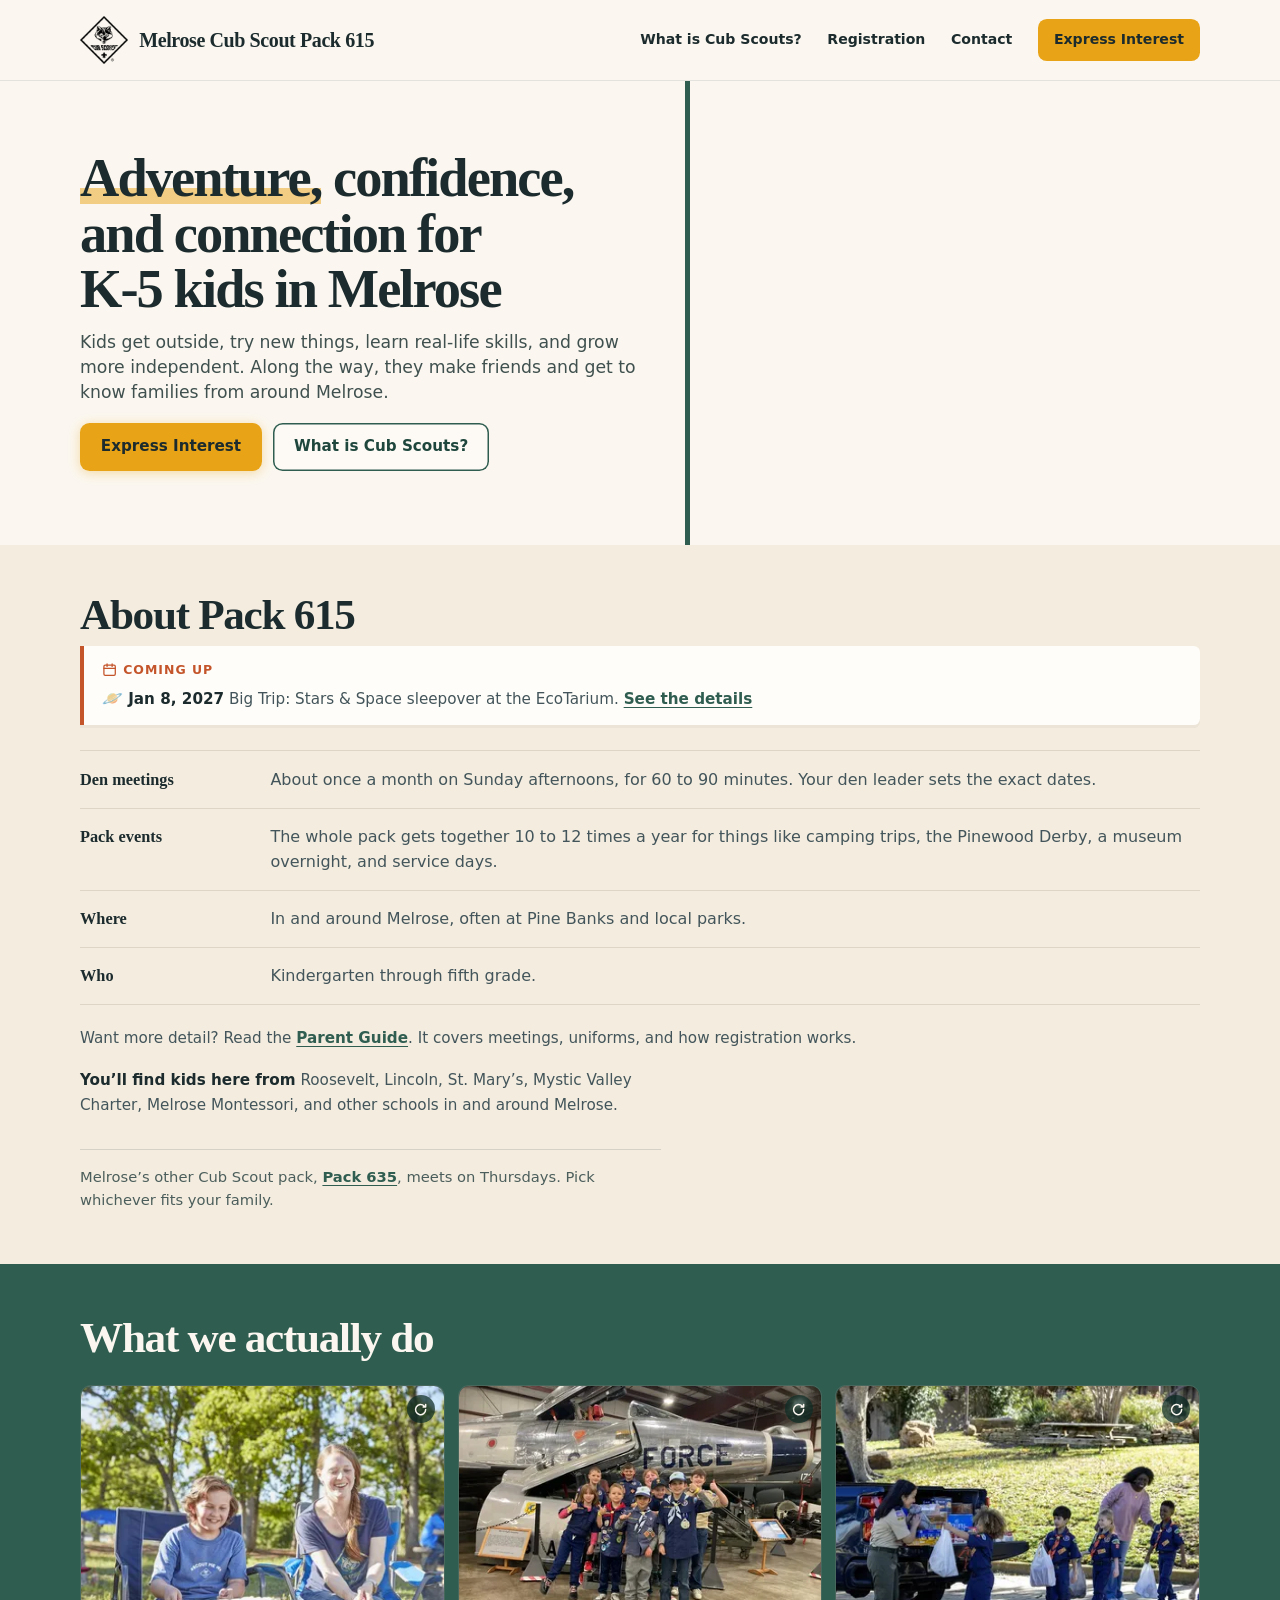
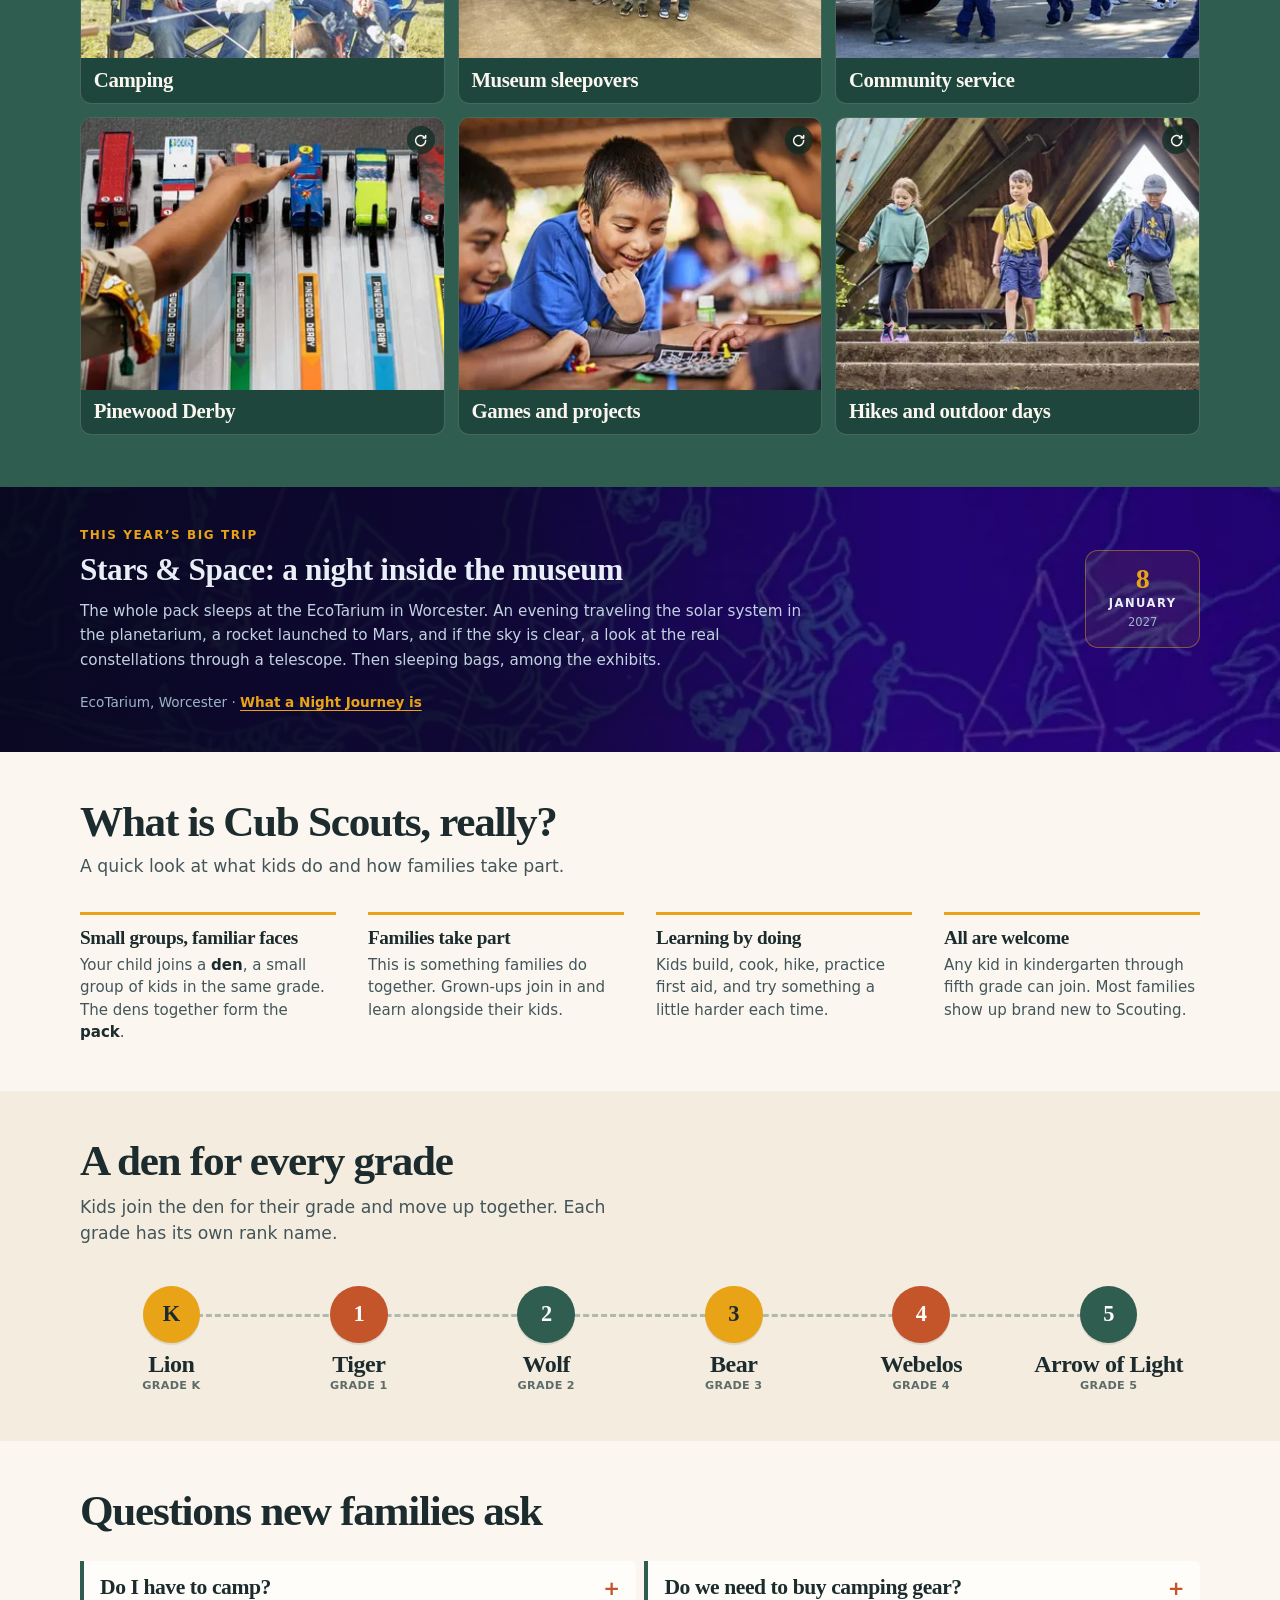
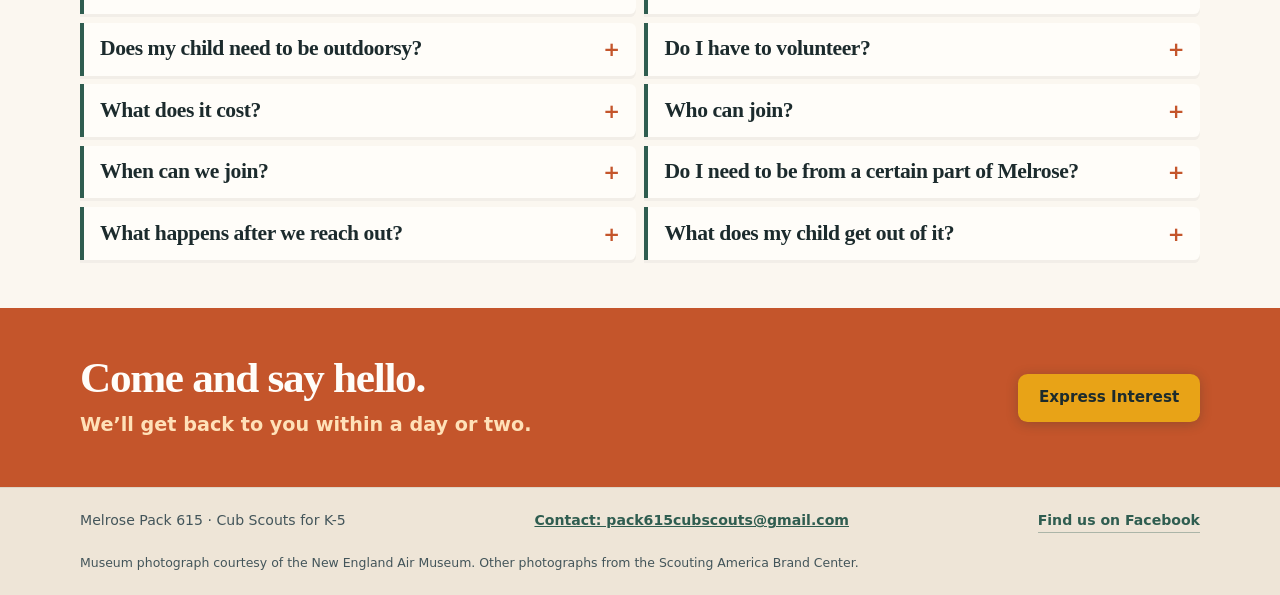
<file: index.html>
<!doctype html>
<html lang="en">
  <head>
    <meta charset="utf-8">
    <meta name="viewport" content="width=device-width, initial-scale=1">
    <meta name="description" content="Cub Scouts for K-5 kids in and around Melrose: Sunday meetings, camping, the Pinewood Derby, and family adventures.">
    <meta property="og:type" content="website">
    <meta property="og:title" content="Melrose Pack 615 | Cub Scouts for K-5 kids">
    <meta property="og:description" content="Cub Scouts for K-5 kids in and around Melrose: Sunday meetings, camping, the Pinewood Derby, and family adventures.">
    <meta property="og:url" content="https://melrosepack615.com/">
    <meta property="og:image" content="https://melrosepack615.com/assets/photos/og-hero.jpg">
    <meta property="og:image:width" content="1200">
    <meta property="og:image:height" content="630">
    <meta property="og:image:alt" content="Cub Scouts lined up along a fence in the woods.">
    <meta name="twitter:card" content="summary_large_image">
    <link rel="canonical" href="https://melrosepack615.com/">
    <title>Melrose Pack 615 | Adventure, confidence, and connection</title>
    <link rel="icon" href="assets/cub-scouts-logo-black.png" type="image/png">
    <link rel="stylesheet" href="assets/site.css?v=98">
    <script type="application/ld+json">
    {
      "@context": "https://schema.org",
      "@type": "Organization",
      "@id": "https://melrosepack615.com/#organization",
      "name": "Melrose Cub Scout Pack 615",
      "alternateName": "Pack 615",
      "url": "https://melrosepack615.com/",
      "logo": {
        "@type": "ImageObject",
        "url": "https://melrosepack615.com/assets/cub-scouts-logo-black.png",
        "width": 512,
        "height": 512
      },
      "email": "pack615cubscouts@gmail.com",
      "description": "Volunteer-run Cub Scout pack for any kid in kindergarten through fifth grade in Melrose, Massachusetts.",
      "areaServed": {
        "@type": "City",
        "name": "Melrose, Massachusetts"
      },
      "sameAs": [
        "https://www.facebook.com/melrosepack615"
      ]
    }
    </script>
    <!-- Google tag (gtag.js) -->
    <script async src="https://www.googletagmanager.com/gtag/js?id=G-9PP2PN8PCG"></script>
    <script>
      window.dataLayer = window.dataLayer || [];
      function gtag(){dataLayer.push(arguments);}
      gtag('js', new Date());
      gtag('config', 'G-9PP2PN8PCG');
    </script>
    <script data-goatcounter="https://melrosepack615.goatcounter.com/count"
            async src="//gc.zgo.at/count.js"></script>
  </head>
  <body>
    <a class="skip-link" href="#main">Skip to content</a>
    <aside class="fair-notice" id="fair-notice">
      <div class="fair-inner">
        <p id="fair-text"><strong>We&rsquo;ll be at the Melrose Victorian Fair on Sunday, September 13.</strong>Stop by our table and meet a few Pack 615 families.</p>
        <button type="button" class="fair-close" id="fair-close" aria-label="Dismiss this notice">&times;</button>
      </div>
    </aside>


    <header class="site-header">
      <div class="header-inner">
        <a class="brand" href="/" aria-current="page"><img src="assets/cub-scouts-logo-black.png" alt=""><span class="brand-name">Melrose Cub <span class="brand-break">Scout Pack 615</span></span></a>
        <nav class="desktop-nav" aria-label="Primary navigation">
          <a href="#learn">What is Cub Scouts?</a>
          <a data-track="register-nav" href="/register/">Registration</a>
          <a data-track="email-contact" href="mailto:pack615cubscouts@gmail.com">Contact</a>
          <a data-track="interest-form-nav" class="nav-cta" href="https://docs.google.com/forms/d/e/1FAIpQLSfqMnN3mRPJpEeCvfcUHTXjDa6xpPGZP8clBb77MVRqcl40Sg/viewform" target="_blank" rel="noopener noreferrer">Express Interest<span class="visually-hidden"> (opens the interest form in a new tab)</span></a>
        </nav>
        <details class="mobile-nav">
          <summary aria-label="Menu">
            <svg viewBox="0 0 24 24" aria-hidden="true" focusable="false">
              <path d="M4 6h16M4 12h16M4 18h16" fill="none" stroke="currentColor" stroke-width="2" stroke-linecap="round" />
            </svg>
          </summary>
          <nav class="mobile-links" aria-label="Mobile navigation">
            <a href="#learn">What is Cub Scouts?</a>
            <a data-track="register-mobile" href="/register/">Registration</a>
            <a data-track="email-contact" href="mailto:pack615cubscouts@gmail.com">Contact</a>
            <a data-track="interest-form-mobile" href="https://docs.google.com/forms/d/e/1FAIpQLSfqMnN3mRPJpEeCvfcUHTXjDa6xpPGZP8clBb77MVRqcl40Sg/viewform" target="_blank" rel="noopener noreferrer">Express Interest<span class="visually-hidden"> (opens the interest form in a new tab)</span></a>
          </nav>
        </details>
      </div>
    </header>

    <main id="main">
      <section class="hero" aria-labelledby="home-heading">
        <div class="hero-media">
          <picture>
            <source media="(min-width: 700px)" type="image/webp" sizes="46vw"
                    srcset="assets/photos/webp/hero-group-520.webp 520w, assets/photos/webp/hero-group-1000.webp 1000w">
            <source type="image/webp" sizes="100vw"
                    srcset="assets/photos/webp/hero-800.webp 800w, assets/photos/webp/hero-1200.webp 1200w, assets/photos/webp/hero-1800.webp 1800w">
            <img class="hero-photo" src="assets/photos/sa-hero-fence-line.jpg" width="1800" height="792" alt="Seven Cub Scouts lined up along a wooden fence rail in a redwood forest, grinning at the camera." fetchpriority="high" decoding="async">
          </picture>
        </div>
        <div class="hero-inner">
          <div class="hero-copy-block">
            <h1 id="home-heading"><span class="hl">Adventure,</span> confidence, and connection for <span class="no-break">K-5</span> kids in Melrose</h1>
            <p class="hero-copy">Kids get outside, try new things, learn real-life skills, and grow more independent. Along the way, they make friends and get to know families from around Melrose.</p>
            <div class="hero-actions">
              <a data-track="interest-form-hero" class="button button-primary" href="https://docs.google.com/forms/d/e/1FAIpQLSfqMnN3mRPJpEeCvfcUHTXjDa6xpPGZP8clBb77MVRqcl40Sg/viewform" target="_blank" rel="noopener noreferrer">Express Interest<span class="visually-hidden"> (opens in a new tab)</span></a>
              <a data-track="what-is-cub-scouts" class="button button-outline" href="#learn">What is Cub Scouts?</a>
            </div>
          </div>
        </div>
      </section>

      <section class="locality" aria-labelledby="locality-heading">
        <div class="content-wrap">
          <h2 id="locality-heading">About Pack 615</h2>
          <div class="upcoming" id="upcoming">
            <h3 class="upcoming-title"><svg class="upcoming-icon" viewBox="0 0 24 24" aria-hidden="true" focusable="false"><rect x="3" y="5" width="18" height="16" rx="2" fill="none" stroke="currentColor" stroke-width="2"/><path d="M3 10h18M8 3v4M16 3v4" fill="none" stroke="currentColor" stroke-width="2" stroke-linecap="round"/></svg>Coming up</h3>
            <ul class="upcoming-list">
              <li data-until="2026-09-14"
                  data-lead="We&rsquo;ll be at the Melrose Victorian Fair on Sunday, September 13."
                  data-rest="Stop by our table and meet a few Pack 615 families."><span class="upcoming-when">Sep 13</span> Melrose Victorian Fair booth. Come say hi!</li>
              <li data-until="2026-09-15"
                  data-lead="Virtual Info Night on Zoom, Monday September 14 at 6:30pm."
                  data-rest="Ask us anything without leaving the house."><span class="upcoming-when">Sep 14, 6:30pm</span> Virtual Info Night on Zoom. <a data-track="interest-form-info-night" class="text-link" href="https://docs.google.com/forms/d/e/1FAIpQLSfqMnN3mRPJpEeCvfcUHTXjDa6xpPGZP8clBb77MVRqcl40Sg/viewform" target="_blank" rel="noopener noreferrer">Add me<span class="visually-hidden"> to the Virtual Info Night. Opens the interest form in a new tab.</span></a></li>
              <li data-until="2026-09-19"
                  data-lead="Registration Night at Pine Banks Park, Friday September 18 at 6pm."
                  data-rest="Sign up, and pick up hand-me-down uniforms."><span class="upcoming-when">Sep 18, 6pm</span> Registration Night, Pine Banks Park. <a data-track="register-upcoming" class="text-link" href="/register/">Fees and forms</a></li>
              <li data-until="2027-01-10" data-banner="no"><span class="upcoming-planet" aria-hidden="true">🪐</span><span class="upcoming-when">Jan 8, 2027</span> Big Trip: Stars &amp; Space sleepover at the EcoTarium. <a data-track="bigtrip-anchor" class="text-link" href="#bigtrip-band">See the details</a></li>
            </ul>
          </div>
          <dl class="meeting-facts">
            <div><dt>Den meetings</dt><dd>About once a month on Sunday afternoons, for 60 to 90 minutes. Your den leader sets the exact dates.</dd></div>
            <div><dt>Pack events</dt><dd>The whole pack gets together 10 to 12 times a year for things like camping trips, the Pinewood Derby, a museum overnight, and service days.</dd></div>
            <div><dt>Where</dt><dd>In and around Melrose, often at Pine Banks and local parks.</dd></div>
            <div><dt>Who</dt><dd>Kindergarten through fifth grade.</dd></div>
          </dl>
          <p class="guide-line">Want more detail? Read the <a data-track="parent-guide" class="text-link" href="https://docs.google.com/document/d/e/2PACX-1vRP9po2OG2jPKAKeIk6p8vwL7Aax2_RIjUB7kespmoxd4KZeuJhF-BLt-rlZxX50BgXA0E_vrwarQjK/pub" target="_blank" rel="noopener noreferrer">Parent Guide<span class="visually-hidden"> (opens in a new tab)</span></a>. It covers meetings, uniforms, and how registration works.</p>
          <p class="schools-line"><span class="schools-label">You&rsquo;ll find kids here from</span> Roosevelt, Lincoln, St. Mary&rsquo;s, Mystic Valley Charter, Melrose Montessori, and other schools in and around Melrose.</p>
          <p class="locality-note">Melrose&rsquo;s other Cub Scout pack, <a data-track="pack-635" href="https://www.facebook.com/Melrosepack635" target="_blank" rel="noopener noreferrer" aria-label="Pack 635 on Facebook, opens in a new tab">Pack 635</a>, meets on Thursdays. Pick whichever fits your family.</p>
        </div>
      </section>

      <section class="activities" aria-labelledby="activities-heading">
        <div class="content-wrap">
          <h2 id="activities-heading">What we actually do</h2>
          <div class="activity-grid">
            <article class="activity-card" data-flipped="false">
              <div class="flip" id="flip-camping">
                <div class="flip-face flip-front">
                  <span class="flip-hint" aria-hidden="true"><svg viewBox="0 0 24 24" focusable="false"><path d="M20 12a8 8 0 1 1-2.34-5.66M20 4v4h-4" fill="none" stroke="currentColor" stroke-width="2.4" stroke-linecap="round" stroke-linejoin="round"/></svg></span>
                  <picture>
                <source type="image/webp" sizes="(min-width: 700px) 30vw, 45vw"
                        srcset="assets/photos/webp/sa-campfire-smores-400.webp 400w, assets/photos/webp/sa-campfire-smores-800.webp 800w">
                <img src="assets/photos/sa-campfire-smores.jpg" width="1400" height="933" loading="lazy"
                   alt="A Cub Scout and a parent toasting marshmallows over a campfire in camping chairs.">
              </picture>
                  <h3>Camping</h3>
                </div>
                <div class="flip-face flip-back" aria-hidden="true">
                  <span class="flip-hint" aria-hidden="true"><svg viewBox="0 0 24 24" focusable="false"><path d="M20 12a8 8 0 1 1-2.34-5.66M20 4v4h-4" fill="none" stroke="currentColor" stroke-width="2.4" stroke-linecap="round" stroke-linejoin="round"/></svg></span>
                  <span class="flip-back-title">Camping</span>
                  <p>Sleep in a tent, cook outdoors, and stay up late with your den.</p>
                </div>
              </div>
              <button class="flip-toggle" type="button" aria-expanded="false" aria-controls="flip-camping">
                <span class="visually-hidden">Camping. Show what we do.</span>
              </button>
            </article>
            <article class="activity-card" data-flipped="false">
              <div class="flip" id="flip-museum">
                <div class="flip-face flip-front">
                  <span class="flip-hint" aria-hidden="true"><svg viewBox="0 0 24 24" focusable="false"><path d="M20 12a8 8 0 1 1-2.34-5.66M20 4v4h-4" fill="none" stroke="currentColor" stroke-width="2.4" stroke-linecap="round" stroke-linejoin="round"/></svg></span>
                  <picture>
                <source type="image/webp" sizes="(min-width: 700px) 30vw, 45vw"
                        srcset="assets/photos/webp/museum-sleepover-neam-400.webp 400w, assets/photos/webp/museum-sleepover-neam-800.webp 800w">
                <img src="assets/photos/museum-sleepover-neam.jpg" width="1365" height="1024" loading="lazy" alt="Cub Scouts giving thumbs up in front of an Air Force jet at the New England Air Museum.">
              </picture>
                  <h3>Museum sleepovers</h3>
                </div>
                <div class="flip-face flip-back" aria-hidden="true">
                  <span class="flip-hint" aria-hidden="true"><svg viewBox="0 0 24 24" focusable="false"><path d="M20 12a8 8 0 1 1-2.34-5.66M20 4v4h-4" fill="none" stroke="currentColor" stroke-width="2.4" stroke-linecap="round" stroke-linejoin="round"/></svg></span>
                  <span class="flip-back-title">Museum sleepovers</span>
                  <p>Explore a nearby museum after dark, then sleep among the exhibits.</p>
                </div>
              </div>
              <button class="flip-toggle" type="button" aria-expanded="false" aria-controls="flip-museum">
                <span class="visually-hidden">Museum sleepovers. Show what we do.</span>
              </button>
            </article>
            <article class="activity-card" data-flipped="false">
              <div class="flip" id="flip-service">
                <div class="flip-face flip-front">
                  <span class="flip-hint" aria-hidden="true"><svg viewBox="0 0 24 24" focusable="false"><path d="M20 12a8 8 0 1 1-2.34-5.66M20 4v4h-4" fill="none" stroke="currentColor" stroke-width="2.4" stroke-linecap="round" stroke-linejoin="round"/></svg></span>
                  <picture>
                <source type="image/webp" sizes="(min-width: 700px) 30vw, 45vw"
                        srcset="assets/photos/webp/sa-community-service-400.webp 400w, assets/photos/webp/sa-community-service-800.webp 800w">
                <img src="assets/photos/sa-community-service.jpg" width="1400" height="935" loading="lazy" alt="Cub Scouts carrying bags of donated food to a pickup truck during a collection drive.">
              </picture>
                  <h3>Community service</h3>
                </div>
                <div class="flip-face flip-back" aria-hidden="true">
                  <span class="flip-hint" aria-hidden="true"><svg viewBox="0 0 24 24" focusable="false"><path d="M20 12a8 8 0 1 1-2.34-5.66M20 4v4h-4" fill="none" stroke="currentColor" stroke-width="2.4" stroke-linecap="round" stroke-linejoin="round"/></svg></span>
                  <span class="flip-back-title">Community service</span>
                  <p>Help out around Melrose with food drives and park clean-ups.</p>
                </div>
              </div>
              <button class="flip-toggle" type="button" aria-expanded="false" aria-controls="flip-service">
                <span class="visually-hidden">Community service. Show what we do.</span>
              </button>
            </article>
            <article class="activity-card" data-flipped="false">
              <div class="flip" id="flip-derby">
                <div class="flip-face flip-front">
                  <span class="flip-hint" aria-hidden="true"><svg viewBox="0 0 24 24" focusable="false"><path d="M20 12a8 8 0 1 1-2.34-5.66M20 4v4h-4" fill="none" stroke="currentColor" stroke-width="2.4" stroke-linecap="round" stroke-linejoin="round"/></svg></span>
                  <picture>
                <source type="image/webp" sizes="(min-width: 700px) 30vw, 45vw"
                        srcset="assets/photos/webp/sa-pinewood-derby-400.webp 400w, assets/photos/webp/sa-pinewood-derby-800.webp 800w">
                <img src="assets/photos/sa-pinewood-derby.jpg" width="1400" height="934" loading="lazy"
                   alt="Hand-painted Pinewood Derby cars lined up on the track before a race.">
              </picture>
                  <h3>Pinewood Derby</h3>
                </div>
                <div class="flip-face flip-back" aria-hidden="true">
                  <span class="flip-hint" aria-hidden="true"><svg viewBox="0 0 24 24" focusable="false"><path d="M20 12a8 8 0 1 1-2.34-5.66M20 4v4h-4" fill="none" stroke="currentColor" stroke-width="2.4" stroke-linecap="round" stroke-linejoin="round"/></svg></span>
                  <span class="flip-back-title">Pinewood Derby</span>
                  <p>Build a race car from a block of pine, then race it on the big track.</p>
                </div>
              </div>
              <button class="flip-toggle" type="button" aria-expanded="false" aria-controls="flip-derby">
                <span class="visually-hidden">Pinewood Derby. Show what we do.</span>
              </button>
            </article>
            <article class="activity-card" data-flipped="false">
              <div class="flip" id="flip-games">
                <div class="flip-face flip-front">
                  <span class="flip-hint" aria-hidden="true"><svg viewBox="0 0 24 24" focusable="false"><path d="M20 12a8 8 0 1 1-2.34-5.66M20 4v4h-4" fill="none" stroke="currentColor" stroke-width="2.4" stroke-linecap="round" stroke-linejoin="round"/></svg></span>
                  <picture>
                <source type="image/webp" sizes="(min-width: 700px) 30vw, 45vw"
                        srcset="assets/photos/webp/sa-pack-meeting-400.webp 400w, assets/photos/webp/sa-pack-meeting-800.webp 800w">
                <img src="assets/photos/sa-pack-meeting.jpg" width="1400" height="934" loading="lazy"
                   alt="Cub Scouts leaning over a board game together at a table, grinning.">
              </picture>
                  <h3>Games and projects</h3>
                </div>
                <div class="flip-face flip-back" aria-hidden="true">
                  <span class="flip-hint" aria-hidden="true"><svg viewBox="0 0 24 24" focusable="false"><path d="M20 12a8 8 0 1 1-2.34-5.66M20 4v4h-4" fill="none" stroke="currentColor" stroke-width="2.4" stroke-linecap="round" stroke-linejoin="round"/></svg></span>
                  <span class="flip-back-title">Games and projects</span>
                  <p>Build things, play games, and try something new at every meeting.</p>
                </div>
              </div>
              <button class="flip-toggle" type="button" aria-expanded="false" aria-controls="flip-games">
                <span class="visually-hidden">Games and projects. Show what we do.</span>
              </button>
            </article>
            <article class="activity-card" data-flipped="false">
              <div class="flip" id="flip-hikes">
                <div class="flip-face flip-front">
                  <span class="flip-hint" aria-hidden="true"><svg viewBox="0 0 24 24" focusable="false"><path d="M20 12a8 8 0 1 1-2.34-5.66M20 4v4h-4" fill="none" stroke="currentColor" stroke-width="2.4" stroke-linecap="round" stroke-linejoin="round"/></svg></span>
                  <picture>
                <source type="image/webp" sizes="(min-width: 700px) 30vw, 45vw"
                        srcset="assets/photos/webp/sa-hike-trail-400.webp 400w, assets/photos/webp/sa-hike-trail-800.webp 800w">
                <img src="assets/photos/sa-hike-trail.jpg" width="1400" height="908" loading="lazy"
                   alt="Three Cub Scouts walking down the steps of a trail shelter on a hike.">
              </picture>
                  <h3>Hikes and outdoor days</h3>
                </div>
                <div class="flip-face flip-back" aria-hidden="true">
                  <span class="flip-hint" aria-hidden="true"><svg viewBox="0 0 24 24" focusable="false"><path d="M20 12a8 8 0 1 1-2.34-5.66M20 4v4h-4" fill="none" stroke="currentColor" stroke-width="2.4" stroke-linecap="round" stroke-linejoin="round"/></svg></span>
                  <span class="flip-back-title">Hikes and outdoor days</span>
                  <p>Discover local trails and woods right around our community.</p>
                </div>
              </div>
              <button class="flip-toggle" type="button" aria-expanded="false" aria-controls="flip-hikes">
                <span class="visually-hidden">Hikes and outdoor days. Show what we do.</span>
              </button>
            </article>
          </div>
        </div>
      </section>

      <aside class="bigtrip" id="bigtrip-band" data-until="2027-01-10" hidden>
        <picture>
          <source type="image/webp" sizes="100vw"
                  srcset="assets/photos/webp/ecotarium-planetarium-800.webp 800w, assets/photos/webp/ecotarium-planetarium-1600.webp 1600w">
          <img class="bigtrip-photo" src="assets/photos/ecotarium-planetarium.jpg" width="1600" height="666" loading="lazy" alt="Constellations projected across the dome of the EcoTarium planetarium.">
        </picture>
        <div class="bigtrip-inner">
          <p class="bigtrip-eyebrow">This year&rsquo;s Big Trip</p>
          <h2 class="bigtrip-title">Stars &amp; Space: a night inside the museum</h2>
          <p class="bigtrip-copy">The whole pack sleeps at the EcoTarium in Worcester. An evening traveling the solar system in the planetarium, a rocket launched to Mars, and if the sky is clear, a look at the real constellations through a telescope. Then sleeping bags, among the exhibits.</p>
          <div class="bigtrip-badge">
            <span class="badge-day">8</span>
            <span class="badge-month">January</span>
            <span class="badge-year">2027</span>
          </div>
          <p class="bigtrip-meta">EcoTarium, Worcester &middot; <a data-track="ecotarium-night-journeys" href="https://ecotarium.org/night-journeys/" target="_blank" rel="noopener noreferrer">What a Night Journey is<span class="visually-hidden"> (opens the EcoTarium website in a new tab)</span></a></p>
        </div>
      </aside>

      <section class="learn" id="learn" aria-labelledby="learn-heading">
        <div class="content-wrap">
          <h2 id="learn-heading">What is Cub Scouts, really?</h2>
          <p class="learn-lede">A quick look at what kids do and how families take part.</p>

          <div class="learn-grid">
            <article>
              <h3>Small groups, familiar faces</h3>
              <p>Your child joins a <strong>den</strong>, a small group of kids in the same grade. The dens together form the <strong>pack</strong>.</p>
            </article>
            <article>
              <h3>Families take part</h3>
              <p>This is something families do together. Grown-ups join in and learn alongside their kids.</p>
            </article>
            <article>
              <h3>Learning by doing</h3>
              <p>Kids build, cook, hike, practice first aid, and try something a little harder each time.</p>
            </article>
            <article>
              <h3>All are welcome</h3>
              <p>Any kid in kindergarten through fifth grade can join. Most families show up brand new to Scouting.</p>
            </article>
          </div>
        </div>
      </section>

      <section class="grade-path" aria-labelledby="grades-heading">
        <div class="content-wrap">
          <h2 id="grades-heading">A den for every grade</h2>
          <p class="section-lede">Kids join the den for their grade and move up together. Each grade has its own rank name.</p>
          <ol class="grade-track">
            <li class="grade-stop">
              <span class="grade-badge" aria-hidden="true">K</span>
              <h3>Lion</h3>
              <p class="grade-when"><span class="no-break">Grade K</span></p>
            </li>
            <li class="grade-stop">
              <span class="grade-badge" aria-hidden="true">1</span>
              <h3>Tiger</h3>
              <p class="grade-when"><span class="no-break">Grade 1</span></p>
            </li>
            <li class="grade-stop">
              <span class="grade-badge" aria-hidden="true">2</span>
              <h3>Wolf</h3>
              <p class="grade-when"><span class="no-break">Grade 2</span></p>
            </li>
            <li class="grade-stop">
              <span class="grade-badge" aria-hidden="true">3</span>
              <h3>Bear</h3>
              <p class="grade-when"><span class="no-break">Grade 3</span></p>
            </li>
            <li class="grade-stop">
              <span class="grade-badge" aria-hidden="true">4</span>
              <h3>Webelos</h3>
              <p class="grade-when"><span class="no-break">Grade 4</span></p>
            </li>
            <li class="grade-stop">
              <span class="grade-badge" aria-hidden="true">5</span>
              <h3>Arrow of Light</h3>
              <p class="grade-when"><span class="no-break">Grade 5</span></p>
            </li>
          </ol>
        </div>
      </section>

      <section class="questions" aria-labelledby="questions-heading">
        <div class="content-wrap">
          <h2 id="questions-heading">Questions new families ask</h2>
          <div class="questions-list">
            <details>
              <summary>Do I have to camp?</summary>
              <p>No. Camping is one part of Cub Scouts, and families choose how they take part.</p>
            </details>
            <details>
              <summary>Do we need to buy camping gear?</summary>
              <p>No. The pack has gear to share, and borrowing it is normal.</p>
            </details>
            <details>
              <summary>Does my child need to be outdoorsy?</summary>
              <p>No. Curiosity is enough.</p>
            </details>
            <details>
              <summary>Do I have to volunteer?</summary>
              <p>Grown-ups stay and take part. Formal volunteering is optional, but the pack runs entirely on those same grown-ups, so any help you can offer makes a real difference.</p>
            </details>
            <details>
              <summary>What does it cost?</summary>
              <p>About $300 a year per child, covering national registration and pack dues, with no required fundraising. Uniforms are separate (roughly $65 to $155 by grade), but hand-me-downs are available and the pack t-shirt is included. Financial assistance is available, and we don&rsquo;t want cost to keep any kid out. <a data-track="register-page-faq" class="text-link" href="/register/">See how registration works</a>.</p>
            </details>
            <details>
              <summary>Who can join?</summary>
              <p>Any kid in kindergarten through fifth grade, no experience needed. Cub Scouts is open to all.</p>
            </details>
            <details>
              <summary>When can we join?</summary>
              <p>Most kids start in September when the program year kicks off, but families join all year round.</p>
            </details>
            <details>
              <summary>Do I need to be from a certain part of Melrose?</summary>
              <p>Nope, you can be from anywhere!</p>
            </details>
            <details>
              <summary>What happens after we reach out?</summary>
              <p>A parent volunteer will email you back, usually within a day or two.</p>
            </details>
            <details>
              <summary>What does my child get out of it?</summary>
              <p>Practical skills, confidence trying unfamiliar things, and a small, steady group of friends.</p>
            </details>
          </div>
        </div>
      </section>

      <section class="closing-invitation" aria-labelledby="closing-heading">
        <div class="content-wrap closing-inner">
          <div>
            <h2 id="closing-heading">Come and say hello.</h2>
            <p class="closing-note">We&rsquo;ll get back to you within a <span class="no-break">day or two.</span></p>
          </div>
          <a data-track="interest-form-closing" class="button button-primary" href="https://docs.google.com/forms/d/e/1FAIpQLSfqMnN3mRPJpEeCvfcUHTXjDa6xpPGZP8clBb77MVRqcl40Sg/viewform" target="_blank" rel="noopener noreferrer">Express Interest<span class="visually-hidden"> (opens in a new tab)</span></a>
        </div>
      </section>
    </main>

    <footer class="site-footer">
      <div class="footer-inner">
        <p>Melrose Pack 615 · Cub Scouts for <span class="no-break">K-5</span></p>
        <a class="footer-contact" href="mailto:pack615cubscouts@gmail.com">Contact: pack615cubscouts@gmail.com</a>
        <a data-track="facebook" class="footer-social" href="https://www.facebook.com/melrosepack615" target="_blank" rel="noopener noreferrer">Find us on Facebook<span class="visually-hidden"> (opens in a new tab)</span></a>
      </div>
      <p class="photo-credit">Museum photograph courtesy of the New England Air Museum. Other photographs from the Scouting America Brand Center.</p>
    </footer>
      <script>
      // Names each outbound link so the four routes to the interest form can be
      // told apart. GA4's own outbound tracking sees only the url, which is the
      // same for all four. Uses the click event rather than a wrapper so the
      // link keeps working when analytics is blocked or fails to load.
      (function () {
      // Both counters are fed from the same label, so there is one list of
      // names to maintain rather than two that drift apart. Either can be
      // removed by deleting its script tag; this keeps working with one, the
      // other, or neither.
      function track(name, detail) {
        if (typeof gtag === 'function') {
          gtag('event', name, detail || {});
        }
        if (window.goatcounter && typeof window.goatcounter.count === 'function') {
          var label = (detail && (detail.link_name || detail.question || detail.activity)) || name;
          window.goatcounter.count({ path: name + ': ' + label, title: label, event: true });
        }
      }
      window.__p615track = track;
        document.addEventListener('click', function (e) {
          var el = e.target.closest && e.target.closest('[data-track]');
          if (!el) return;
          track('link_click', {
            link_name: el.getAttribute('data-track'),
            link_url: el.getAttribute('href') || ''
          });
        });
      })();
    </script>
    <script>
      // Which questions families open, and which activity cards they turn over.
      // These are the only two places on the page where a visitor tells you what
      // they are actually worried about, and neither leaves the page, so GA4
      // cannot see them on its own. Opens only: a close is not a second question.
      (function () {
        var track = window.__p615track || function () {};
        var qs = document.querySelectorAll('.questions-list details');
        for (var i = 0; i < qs.length; i++) {
          (function (d) {
            d.addEventListener('toggle', function () {
              if (!d.open) return;
              var s = d.querySelector('summary');
              track('faq_open', { question: s ? s.textContent.trim() : 'unknown' });
            });
          })(qs[i]);
        }
        var cards = document.querySelectorAll('.activity-card .flip-toggle');
        for (var j = 0; j < cards.length; j++) {
          (function (b) {
            b.addEventListener('click', function () {
              if (b.getAttribute('aria-expanded') === 'true') return;
              var h = b.closest('.activity-card').querySelector('h3');
              track('activity_flip', { activity: h ? h.textContent.trim() : 'unknown' });
            });
          })(cards[j]);
        }
      })();
    </script>
    <script>
      // One list of dates drives both the events block and the notice at the
      // top, so the two can never disagree. An entry disappears the day after
      // it happens; the block goes when the last one does; the notice always
      // shows whichever event is next. Both start hidden, so with scripting off
      // the page says nothing rather than advertising something already over.
      // data-until is parsed as local midnight: a bare date would be read as
      // UTC and expire a day early in Eastern time.
      (function () {
        var box = document.getElementById('upcoming');
        var live = [];
        // The Big Trip belongs in the list but not in the banner: the banner is a
        // call to action for events a stranger can attend, and the trip is a
        // paid, members-only, sold-out-able night. data-banner="no" keeps it
        // visible in Coming up without ever taking over the top of the page.
        var bannerable = [];
        if (box) {
          var items = box.querySelectorAll('li[data-until]');
          for (var i = 0; i < items.length; i++) {
            if (new Date() >= new Date(items[i].getAttribute('data-until') + 'T00:00:00')) {
              items[i].remove();
            } else {
              live.push(items[i]);
              if (items[i].getAttribute('data-banner') !== 'no') { bannerable.push(items[i]); }
            }
          }
          if (live.length) { box.hidden = false; } else { box.remove(); }
        }

        var bar = document.getElementById('fair-notice');
        if (!bar) return;
        if (!bannerable.length) { bar.remove(); return; }

        var next = bannerable[0];
        var key = 'p615-notice-' + next.getAttribute('data-until');
        var dismissed = false;
        try { dismissed = localStorage.getItem(key) === '1'; } catch (e) {}
        if (dismissed) { bar.remove(); return; }

        var p = document.getElementById('fair-text');
        p.textContent = '';
        var lead = document.createElement('strong');
        lead.textContent = next.getAttribute('data-lead');
        p.appendChild(lead);
        p.appendChild(document.createTextNode(next.getAttribute('data-rest')));
        bar.hidden = false;
        document.getElementById('fair-close').addEventListener('click', function () {
          bar.remove();
          try { localStorage.setItem(key, '1'); } catch (e) {}
        });
      })();
    </script>
    <script>
      // The Big Trip band carries its own date rather than joining the events
      // list: that list feeds the notice at the top of the page, which is for
      // recruiting events a stranger can turn up to. This trip is for families
      // already in the pack, so it must never become the banner. Same local
      // midnight parsing, same reason.
      (function () {
        var band = document.getElementById('bigtrip-band');
        if (!band) return;
        if (new Date() >= new Date(band.getAttribute('data-until') + 'T00:00:00')) {
          band.remove();
        } else {
          band.hidden = false;
        }
      })();
    </script>
    <script>
      // Turning a card over is a state change, so it is driven by a real button
      // with aria-expanded rather than a click handler on a div. The faces swap
      // aria-hidden as they turn, so a screen reader is never offered the text
      // on the side that is facing away.
      (function () {
        var cards = document.querySelectorAll('.activity-card');
        for (var i = 0; i < cards.length; i++) {
          (function (card) {
            var btn = card.querySelector('.flip-toggle');
            var front = card.querySelector('.flip-front');
            var back = card.querySelector('.flip-back');
            if (!btn || !front || !back) return;
            btn.addEventListener('click', function () {
              var open = card.getAttribute('data-flipped') === 'true';
              card.setAttribute('data-flipped', open ? 'false' : 'true');
              btn.setAttribute('aria-expanded', open ? 'false' : 'true');
              front.setAttribute('aria-hidden', open ? 'false' : 'true');
              back.setAttribute('aria-hidden', open ? 'true' : 'false');
            });
          })(cards[i]);
        }
      })();
    </script>
    <script>
      // The mobile menu is a native details element, kept for its free keyboard
      // semantics. It only lacks light dismissal, so this adds exactly that:
      // close on any click or tap outside it, on Escape (returning focus to the
      // toggle), and on activating any link inside it, since same page anchors
      // scroll without a reload and would otherwise leave the menu open.
      (function () {
        var nav = document.querySelector('.mobile-nav');
        if (!nav) return;
        var summary = nav.querySelector('summary');
        document.addEventListener('click', function (e) {
          if (!nav.open) return;
          if (!nav.contains(e.target)) { nav.open = false; return; }
          if (e.target.closest && e.target.closest('.mobile-links a')) { nav.open = false; }
        });
        document.addEventListener('keydown', function (e) {
          if (e.key === 'Escape' && nav.open) {
            nav.open = false;
            if (summary) summary.focus();
          }
        });
      })();
    </script>
  </body>
</html>
</file>
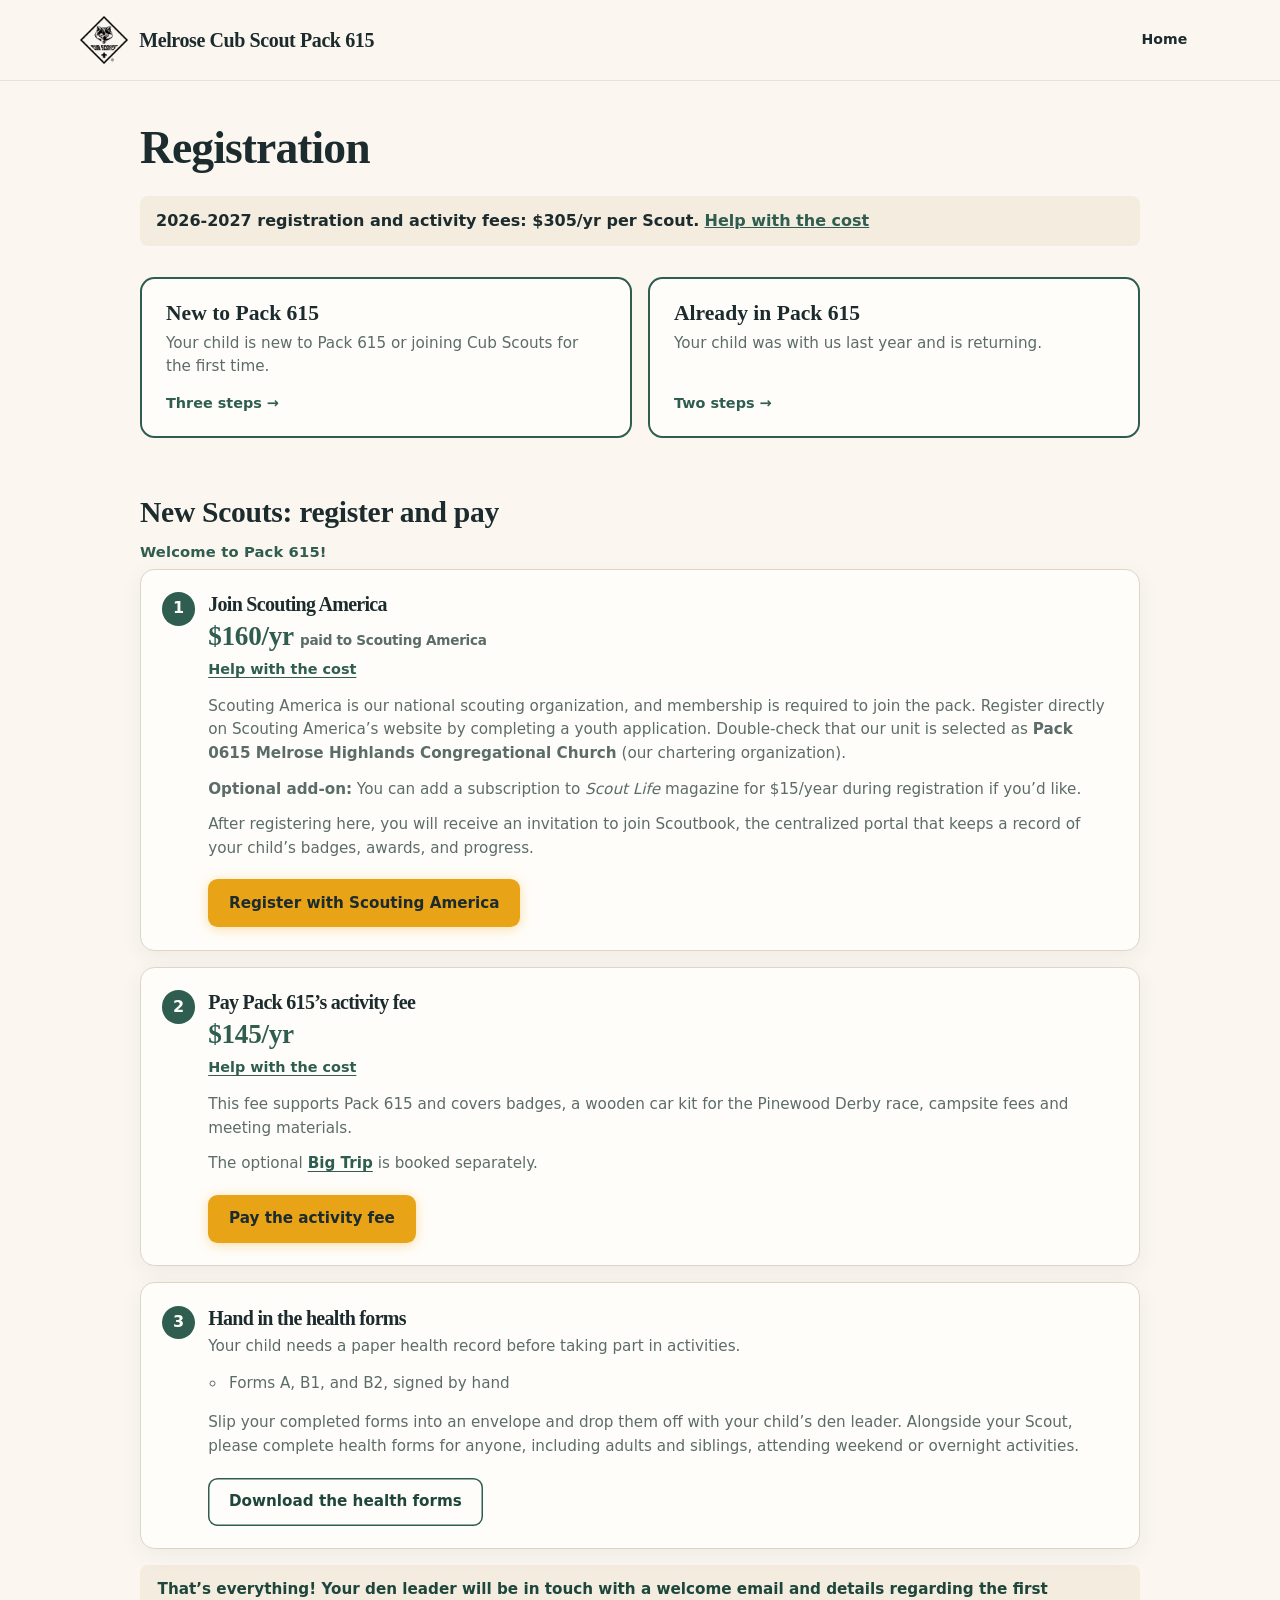
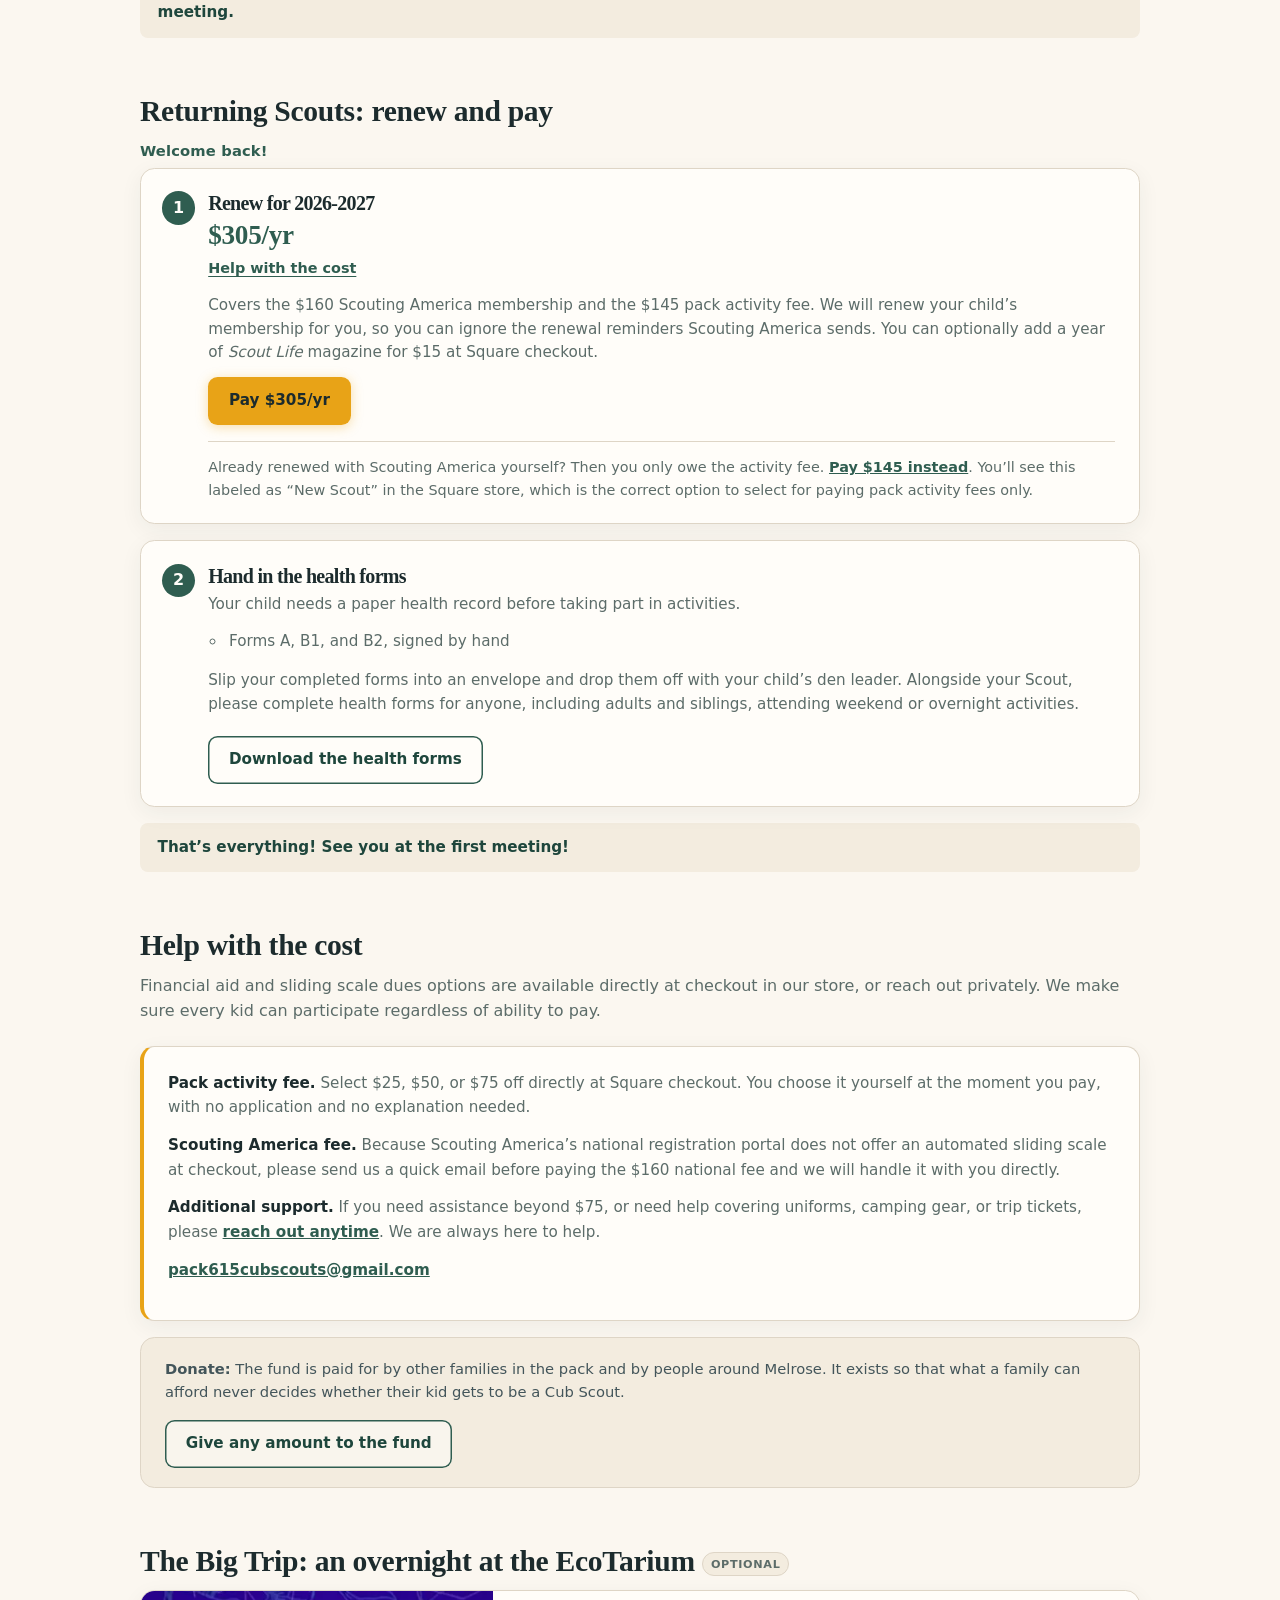
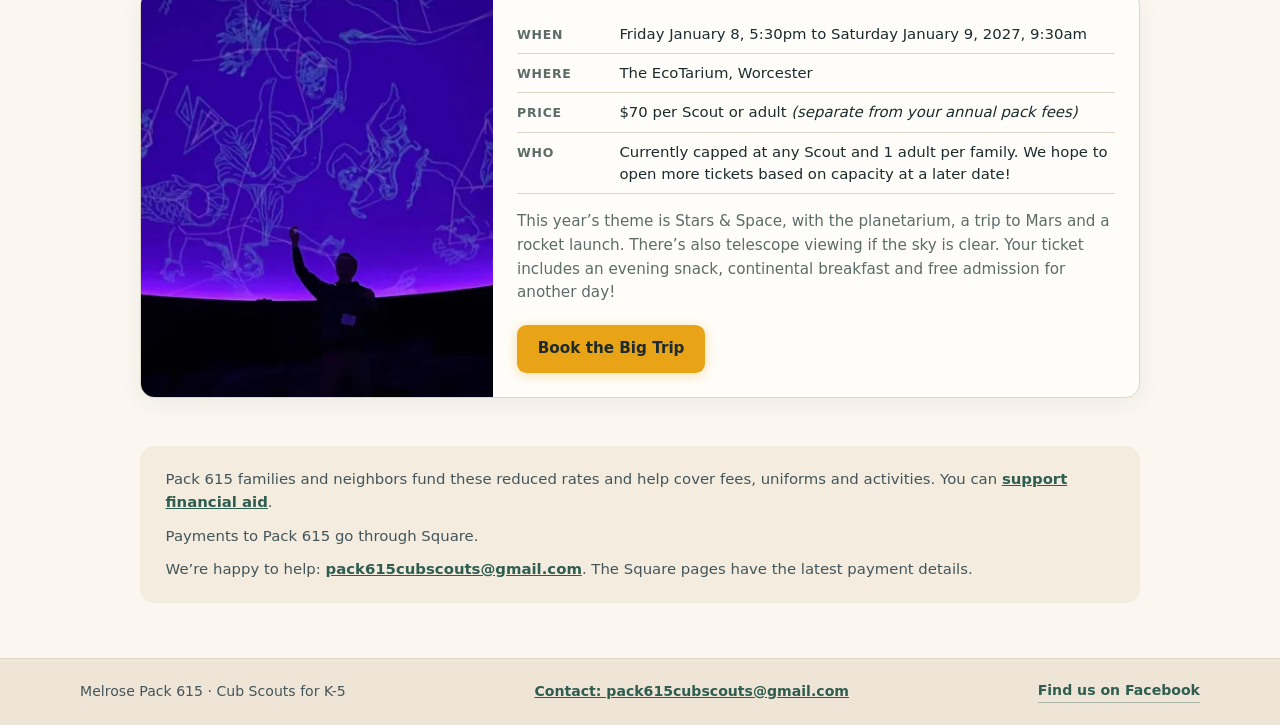
<file: pay/index.html>
<!doctype html>
<html lang="en">
  <head>
    <meta charset="utf-8">
    <meta name="viewport" content="width=device-width, initial-scale=1">
    <meta name="robots" content="noindex, follow">
    <link rel="canonical" href="https://melrosepack615.com/register/">
    <meta http-equiv="refresh" content="0; url=/register/">
    <title>Registration | Melrose Cub Scout Pack 615</title>
    <link rel="icon" href="../assets/cub-scouts-logo-black.png" type="image/png">
    <link rel="stylesheet" href="../assets/site.css?v=98">
    <style>
      .redirect { width: min(34rem, calc(100% - 2.5rem)); margin: 5rem auto; text-align: center; }
      .redirect h1 { font-family: var(--display); font-size: 1.9rem; font-weight: 700; margin: 0 0 .6rem; }
      .redirect p { color: var(--muted); margin: 0 0 1.5rem; }
    </style>
  </head>
  <body>
    <!-- This page used to be the payments page. It was renamed to /register/ on
         2026-09-05, after the URL had already gone out in a draft email to
         families. Kept as a redirect so that nothing anybody has already shared
         becomes a dead link. The meta refresh fires immediately; the button is
         for anyone whose browser blocks it. -->
    <main class="redirect">
      <h1>This page has moved</h1>
      <p>Registration now lives at melrosepack615.com/register</p>
      <a class="button button-primary" href="/register/">Go to Registration</a>
    </main>
  </body>
</html>
</file>
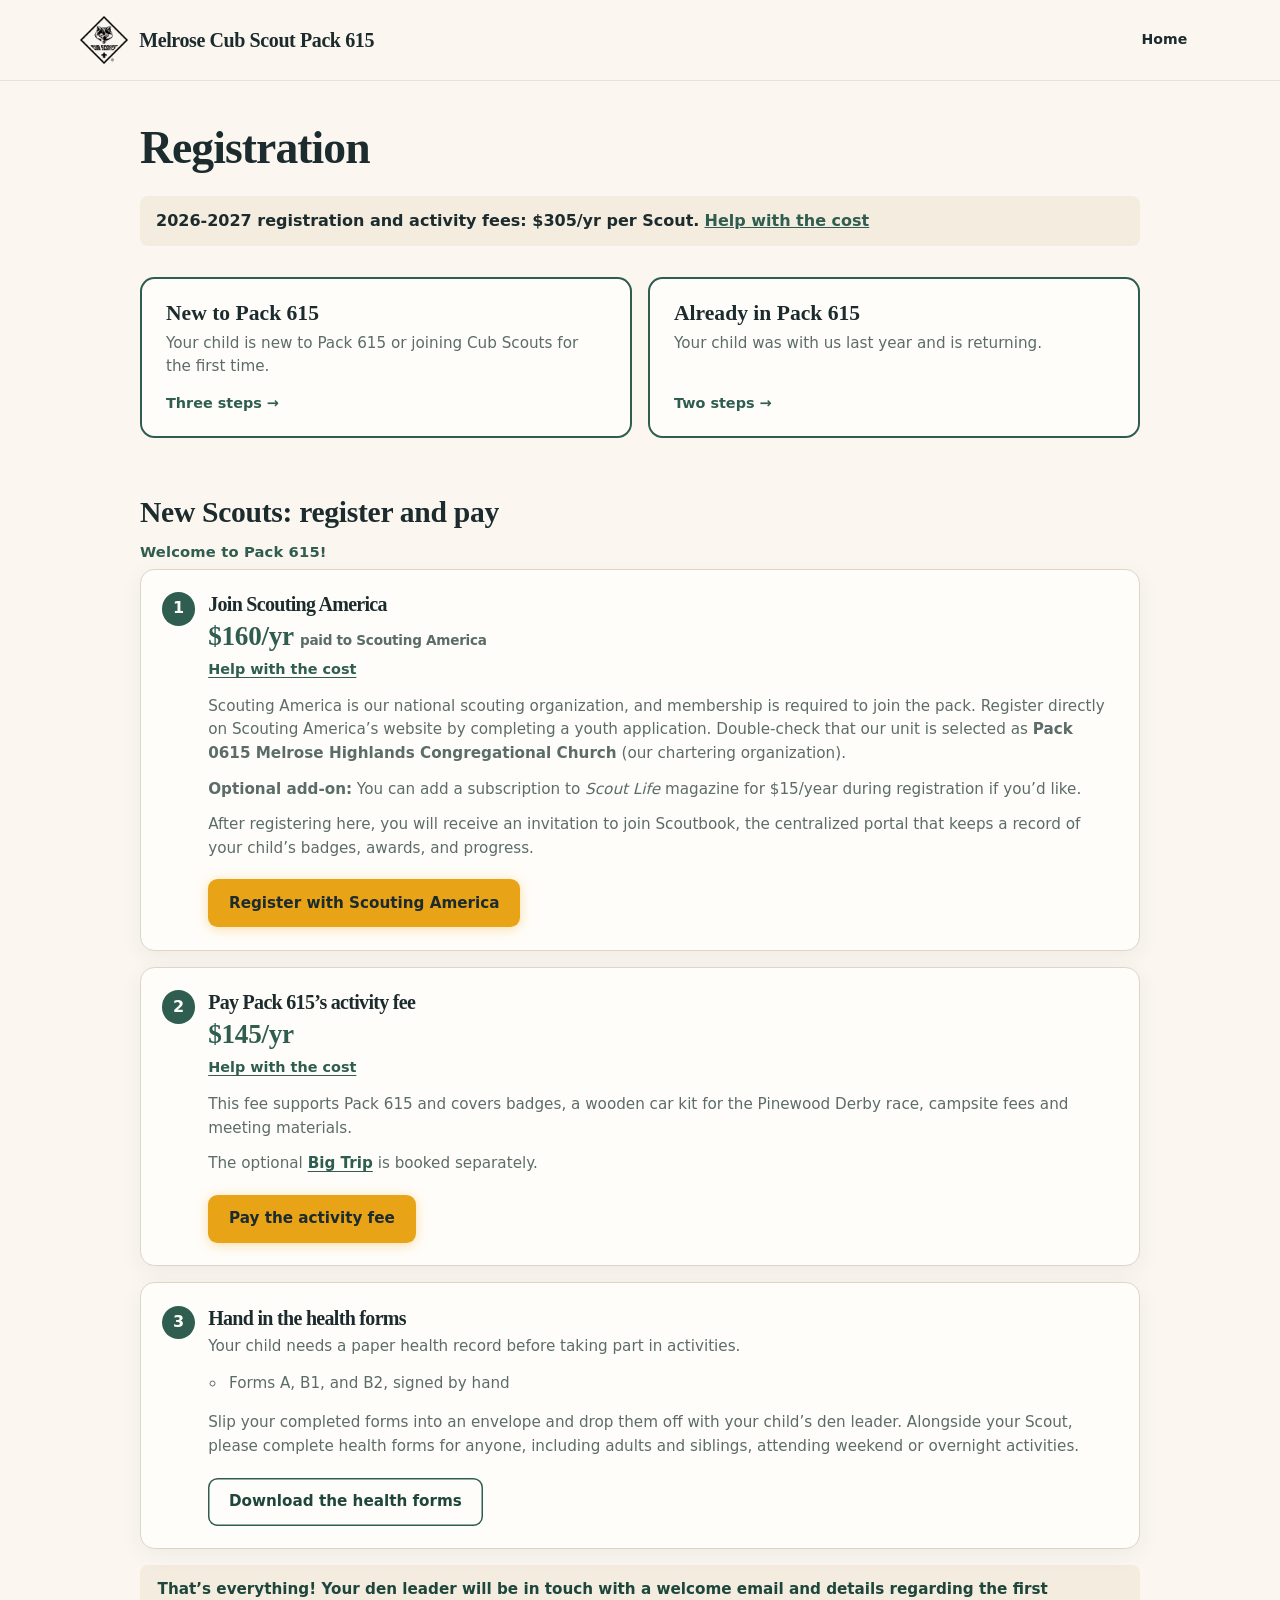
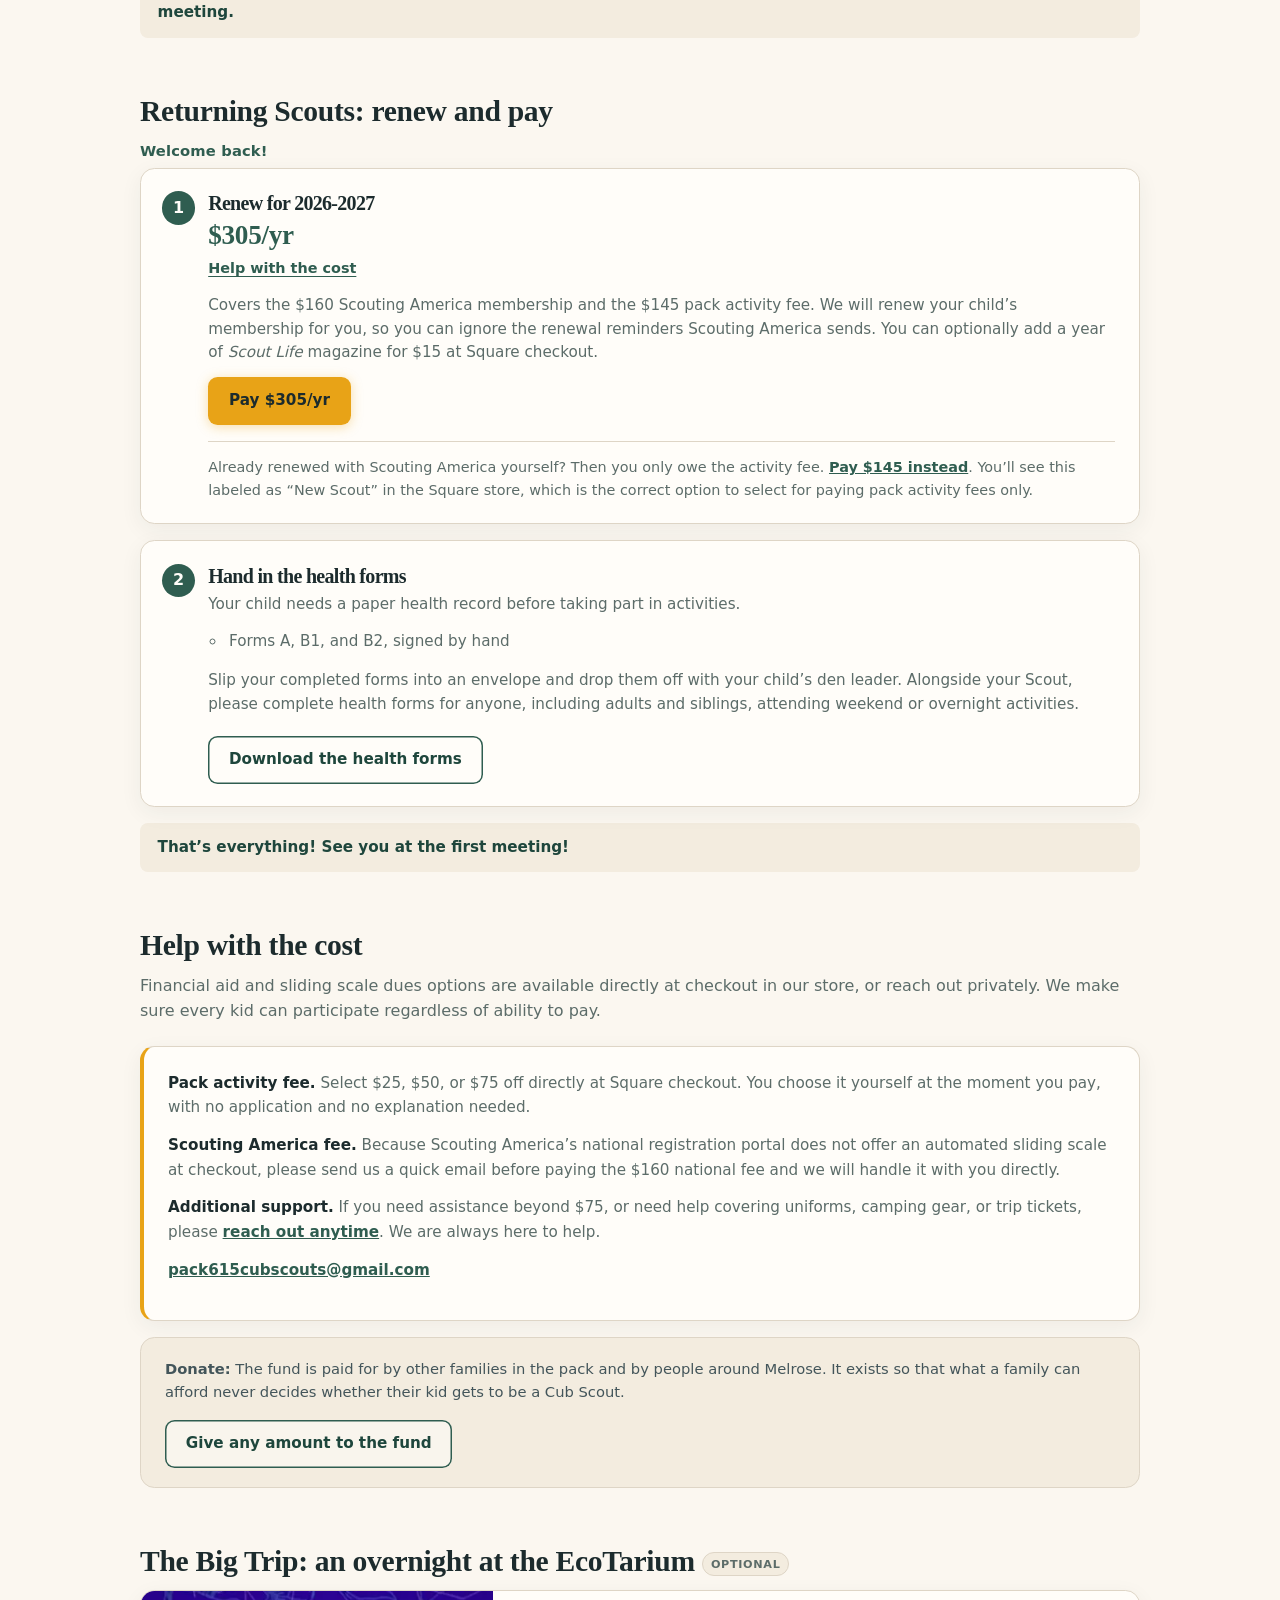
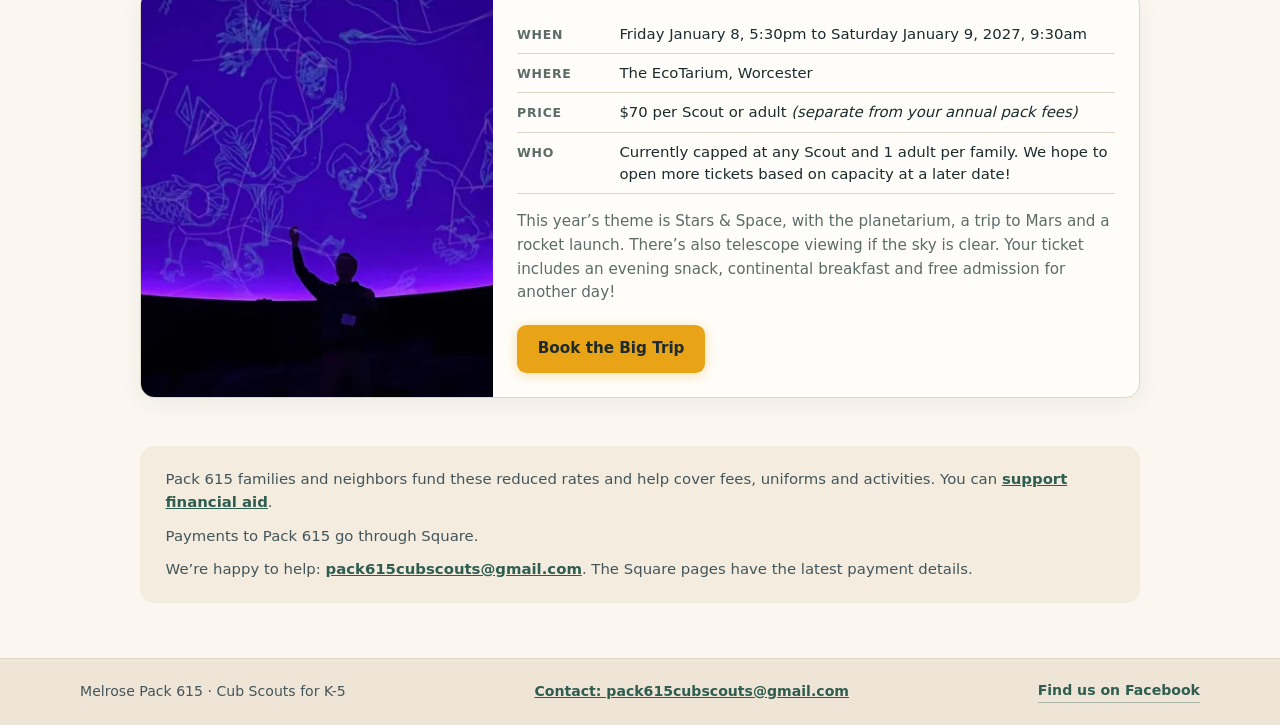
<file: register/index.html>
<!doctype html>
<html lang="en">
  <head>
    <meta charset="utf-8">
    <meta name="viewport" content="width=device-width, initial-scale=1">
    <meta name="description" content="How to register with Melrose Cub Scout Pack 615: what to pay, what to sign, and in what order. New and returning families each have their own steps.">
    <title>Registration | Melrose Cub Scout Pack 615</title>
    <link rel="canonical" href="https://melrosepack615.com/register/">
    <link rel="icon" href="../assets/cub-scouts-logo-black.png" type="image/png">
    <link rel="stylesheet" href="../assets/site.css?v=98">
    <style>
      .pay-main { width: min(1000px, calc(100% - 2.5rem)); margin: 0 auto; padding: 2.6rem 0 3.4rem; }
      .pay-head { max-width: 38rem; }
      .pay-head h1 { margin: 0 0 .55rem; font-family: var(--display); font-size: clamp(2rem, 5vw, 2.85rem); font-weight: 700; letter-spacing: -.02em; line-height: 1.08; }
      .pay-head p { margin: 0; color: var(--muted); font-size: 1.08rem; }

      .pay-fork { display: grid; gap: 1rem; margin: 1.9rem 0 0; padding: 0; list-style: none; }
      @media (min-width: 700px) { .pay-fork { grid-template-columns: repeat(2, 1fr); } }
      .pay-fork li { display: flex; }
      .fork-card { display: flex; flex-direction: column; width: 100%; padding: 1.4rem 1.5rem; border: 2px solid var(--pine); border-radius: .9rem; background: var(--white); color: var(--ink); text-decoration: none; transition: background .18s ease, transform .18s ease; }
      .fork-card:hover { background: var(--cream); transform: translateY(-2px); }
      .fork-card strong { display: block; font-family: var(--display); font-size: 1.35rem; font-weight: 700; line-height: 1.2; }
      .fork-card span { display: block; margin-top: .3rem; color: var(--muted); font-size: .95rem; }
      .fork-card em { display: block; margin-top: auto; padding-top: .8rem; color: var(--pine); font-size: .9rem; font-weight: 800; font-style: normal; }

      /* Contents line. This was a row of pill buttons, which read as filters or
         tags rather than as links, and competed with the two fork cards
         directly above it. The fork is the decision on this page; this is a
         table of contents and should look like one. */
      /* Grouped by purpose, because the four destinations are not peers: two
         are optional payments, one is a thing you might do, one is reference.
         Any flat list of four equals misrepresents them however it is styled,
         which is why a pill row, a dot-separated line and a bordered grid all
         failed. Underlined text keeps this quieter than the two fork cards. */
      @media (min-width: 640px) {
            }

      .trip-card { display: grid; gap: 0; border: 1px solid var(--line); border-radius: .9rem; background: var(--white); box-shadow: 0 6px 22px rgba(28, 43, 45, .06); overflow: hidden; }
      @media (min-width: 760px) { .trip-card { grid-template-columns: 22rem 1fr; } }
      .trip-figure { margin: 0; background: var(--cream); }
      .trip-figure img { width: 100%; height: 100%; min-height: 13rem; object-fit: cover; object-position: 50% 45%; }
      .trip-body { padding: 1.5rem; }
      .trip-body h3 { margin: 0 0 .3rem; font-family: var(--display); font-size: 1.35rem; font-weight: 700; line-height: 1.2; }
      .trip-body p { margin: 0 0 .75rem; color: var(--muted); font-size: .95rem; }
      .trip-body p.step-amount { color: var(--pine); }
      .trip-body .button { margin-top: .5rem; }

      .pay-path { margin: 3.2rem 0 0; scroll-margin-top: 6rem; }
      .path-label { display: block; margin-top: .35rem; color: var(--pine); font-family: var(--body); font-size: .92rem; font-weight: 800; letter-spacing: .01em; }
      /* Gold on this site means the one thing we want you to do, and it is
         Express Interest on every other page. "Email us" answers the question
         this page provokes, which is a support question, so it is a plain link.
         Express Interest also matters here now the page is indexable: someone
         arriving from search may not be ready to pay anything yet. */
      .pay-nav { display: flex; align-items: center; gap: .3rem; font-size: .88rem; font-weight: 700; }
      .pay-nav .nav-plain { color: var(--ink); }
      /* The wordmark was hidden on phones back when this header carried three
         items. It carries one, so the reason is gone and the pack name stays. */
      .pay-nav a { display: inline-flex; align-items: center; min-height: 2.75rem; padding: .5rem .8rem; white-space: nowrap; border-radius: .45rem; color: var(--ink); text-decoration: none; }
      .pay-nav a:hover { background: var(--cream); }
      .pay-path > h2 { margin: 0 0 .3rem; font-family: var(--display); font-size: 1.85rem; font-weight: 700; letter-spacing: -.01em; }
      .pay-path > .path-sub { margin: 0 0 1.4rem; color: var(--muted); font-size: 1rem; }

      .steps { margin: 0; padding: 0; list-style: none; counter-reset: step; }
      .steps > li { position: relative; margin: 0 0 1rem; padding: 1.4rem 1.5rem; border: 1px solid var(--line); border-radius: .9rem; background: var(--white); box-shadow: 0 6px 22px rgba(28, 43, 45, .06); }
      .steps > li::before { counter-increment: step; content: counter(step); position: absolute; top: 1.4rem; left: 1.3rem; display: none; align-items: center; justify-content: center; width: 2.1rem; height: 2.1rem; border-radius: 50%; background: var(--pine); color: var(--white); font-size: 1rem; font-weight: 800; }
      .steps.single > li::before { content: none; }
      .steps.single > li { padding-left: 1.5rem; }
      /* The number used to sit in a 4.2rem gutter at every width, which left
         only 257px of text on a 390px phone. It is now inline with the heading
         on phones and returns to the gutter when there is room for it. */
      .steps h3 { display: flex; align-items: center; gap: .6rem; }
      .steps h3::before { counter-increment: step; content: counter(step); flex: 0 0 auto; display: flex; align-items: center; justify-content: center; width: 1.8rem; height: 1.8rem; border-radius: 50%; background: var(--pine); color: var(--white); font-family: var(--body); font-size: .9rem; font-weight: 800; }
      .steps.single h3::before { content: none; }
      @media (min-width: 640px) {
        .steps > li { padding-left: 4.2rem; }
        .steps > li::before { display: flex; }
        .steps h3::before { content: none; }
        .steps h3 { display: block; }
      }
      .steps h3 { margin: 0 0 .3rem; font-family: var(--display); font-size: 1.25rem; font-weight: 700; line-height: 1.25; }
      .step-amount { margin: 0 0 .55rem; color: var(--pine); font-family: var(--display); font-size: 1.7rem; font-weight: 700; letter-spacing: -.01em; line-height: 1.1; }
      /* Money help, placed beside each amount rather than in a footnote at the
         bottom. A family who cannot afford the number decides at the number,
         not four sections later. Quiet enough to skip if it does not apply. */
      .aid { margin: 0 0 .9rem; padding: .55rem .8rem; border-left: 3px solid var(--gold); border-radius: 0 .35rem .35rem 0; background: var(--cream); color: #43555a; font-size: .88rem; line-height: 1.5; }
      .aid a { color: var(--pine); font-weight: 800; }
      .amt-sub { font-family: var(--body); font-size: .85rem; font-weight: 700; color: var(--muted); }
      /* Ember measures 4.42:1 on white and 3.82:1 on cream, under the 4.5:1
         small-text minimum. Pine is 7.38:1 and 6.38:1. Scoped here rather than
         changed globally, which would touch every page on the site. */
      .amt-star { color: var(--pine); font-size: .6em; font-weight: 800; }
      .steps p.step-note { margin: 0 0 .75rem; color: var(--muted); font-size: .95rem; }
      .steps p.step-note:last-of-type { margin-bottom: 1.2rem; }
      .steps .button { align-self: flex-start; }

      .total-line { margin: 1.5rem 0 0; padding: .8rem 1rem; border-radius: .5rem; background: var(--cream); color: var(--ink); font-size: 1rem; }
      .total-line a { color: var(--pine); font-weight: 800; }
      .help-mail { font-weight: 800; }
      .help-mail a { word-break: break-word; }
      .give-card { margin: 1rem 0 0; padding: 1.2rem 1.5rem; border: 1px solid var(--line); border-radius: .9rem; background: var(--cream); }
      .give-card p { margin: 0 0 1rem; color: #43555a; font-size: .92rem; line-height: 1.6; }
      .aid-link { margin: -.15rem 0 .9rem; font-size: .9rem; }
      .aid-link a { color: var(--pine); font-weight: 800; text-underline-offset: .18em; }
      .help-card { padding: 1.5rem; border: 1px solid var(--line); border-left: 4px solid var(--gold); border-radius: .9rem; background: var(--white); box-shadow: 0 6px 22px rgba(28, 43, 45, .06); }
      .help-card p { margin: 0 0 .85rem; color: var(--muted); font-size: .95rem; line-height: 1.6; }
      .help-card p strong { color: var(--ink); }
      .help-card a { color: var(--pine); font-weight: 800; }
      .help-fund { padding-top: .9rem; border-top: 1px solid var(--line); }
      .help-card .button { margin-top: .4rem; }
      .check { margin: 0 0 .9rem; padding: 0 0 0 1.1rem; color: var(--muted); font-size: .95rem; line-height: 1.7; }
      .check li { padding-left: .2rem; }
      .opt-tag { display: inline-block; padding: .15rem .5rem; border: 1px solid var(--line); border-radius: 1rem; background: var(--cream); color: var(--muted); font-family: var(--body); font-size: .7rem; font-weight: 800; letter-spacing: .06em; text-transform: uppercase; vertical-align: middle; }
      .facts { margin: 0 0 1rem; }
      .facts > div { display: grid; gap: 0 .9rem; padding: .5rem 0; border-bottom: 1px solid var(--line); }
      @media (min-width: 460px) { .facts > div { grid-template-columns: 5.5rem minmax(0, 1fr); } }
      .facts dt { color: var(--muted); font-size: .78rem; font-weight: 800; letter-spacing: .06em; text-transform: uppercase; padding-top: .12rem; }
      .facts dd { margin: 0; color: var(--ink); font-size: .93rem; line-height: 1.5; }
      .done { margin: .4rem 0 0; padding: .8rem 1.1rem; border-radius: .5rem; background: var(--cream); color: var(--pine-deep); font-size: .95rem; font-weight: 700; }
      .bring { margin: 2.4rem 0 0; padding: .9rem 1.1rem; border-left: 3px solid var(--pine); border-radius: 0 .4rem .4rem 0; background: var(--white); color: #43555a; font-size: .93rem; }
      /* The alternate route is an exception, not a peer, so it sits below the
         main button rather than beside it. Side by side implied a choice
         between equals and left two cards at ragged heights. */
      .alt-route { margin: 1rem 0 0; padding-top: .9rem; border-top: 1px solid var(--line); color: var(--muted); font-size: .9rem; line-height: 1.55; }
      .alt-route a { color: var(--pine); font-weight: 800; }
      .aside-note { margin: 1.2rem 0 0; padding: 1.05rem 1.3rem; border-left: 4px solid var(--gold); border-radius: 0 .6rem .6rem 0; background: var(--cream); color: #43555a; font-size: .93rem; }
      .aside-note p { margin: 0; }
      .aside-note a { color: var(--pine); font-weight: 800; }

      .table-scroll { overflow-x: auto; border: 1px solid var(--line); border-radius: .9rem; background: var(--white); }
      .money-table { width: 100%; border-collapse: collapse; font-size: .95rem; }
      .money-table th, .money-table td { padding: .95rem 1.1rem; text-align: left; border-bottom: 1px solid var(--line); vertical-align: top; }
      .money-table thead th { background: var(--cream); font-size: .78rem; font-weight: 800; letter-spacing: .06em; text-transform: uppercase; color: #43555a; }
      .money-table td:last-child, .money-table th:last-child { text-align: right; white-space: nowrap; font-weight: 800; }
      .money-table tbody tr:last-child td { border-bottom: 0; }
      .row-sub { display: block; margin-top: .2rem; color: var(--muted); font-size: .85rem; font-weight: 400; }
      .row-total td { background: rgba(47, 93, 80, .07); color: var(--pine-deep); font-weight: 800; }
      .row-credit td:last-child { color: var(--pine); }
      .pay-foot { margin: 3rem 0 0; padding: 1.4rem 1.6rem; border-radius: .9rem; background: var(--cream); color: #43555a; font-size: .93rem; }
      .pay-foot p { margin: 0 0 .65rem; }
      .pay-foot p:last-child { margin-bottom: 0; }
      .pay-foot a { color: var(--pine); font-weight: 800; }
    </style>
    <script async src="https://www.googletagmanager.com/gtag/js?id=G-9PP2PN8PCG"></script>
    <script>
      window.dataLayer = window.dataLayer || [];
      function gtag(){dataLayer.push(arguments);}
      gtag('js', new Date());
      gtag('config', 'G-9PP2PN8PCG');
    </script>
    <script data-goatcounter="https://melrosepack615.goatcounter.com/count"
            async src="//gc.zgo.at/count.js"></script>
  </head>
  <body>
    <a class="skip-link" href="#main">Skip to content</a>

    <header class="site-header">
      <div class="header-inner">
        <a class="brand" href="/"><img src="../assets/cub-scouts-logo-black.png" alt=""><span class="brand-name">Melrose Cub <span class="brand-break">Scout Pack 615</span></span></a>
        <nav class="pay-nav" aria-label="Primary navigation">
          <a class="nav-plain" href="/">Home</a>
        </nav>
      </div>
    </header>

    <!-- Every figure and condition below was checked line by line against all four
         Square product pages on 2026-09-05. Square is the source of truth: the pack
         edits it directly. Re-read every product page at recharter and whenever a
         fee changes. The arithmetic that confirms the model: activity fee $145,
         plus $160 membership, plus optional $15 Scout Life = $320 top of the
         returning range; $145 + $160 minus the largest $75 reduction = $230 bottom. -->
    <main class="pay-main" id="main">
      <div class="pay-head">
        <h1>Registration</h1>
      </div>

      <p class="total-line"><strong>2026-2027 registration and activity fees: $305/yr per Scout.</strong> <a data-track="cost-help-top" href="#help">Help with the cost</a></p>

      <ul class="pay-fork">
        <li>
          <a class="fork-card" data-track="choose-new" href="#new">
            <strong>New to Pack 615</strong>
            <span>Your child is new to Pack 615 or joining Cub Scouts for the first time.</span>
            <em>Three steps &rarr;</em>
          </a>
        </li>
        <li>
          <a class="fork-card" data-track="choose-returning" href="#returning">
            <strong>Already in Pack 615</strong>
            <span>Your child was with us last year and is returning.</span>
            <em>Two steps &rarr;</em>
          </a>
        </li>
      </ul>

      <section class="pay-path" id="new" aria-labelledby="new-heading">
        <h2 id="new-heading">New Scouts: register and pay<span class="path-label">Welcome to Pack 615!</span></h2>

        <ol class="steps">
          <li>
            <h3>Join Scouting America</h3>
            <p class="step-amount">$160/yr <span class="amt-sub">paid to Scouting America</span></p>
            <p class="aid-link"><a data-track="cost-help-national" href="#help">Help with the cost</a></p>
            <p class="step-note">Scouting America is our national scouting organization, and membership is required to join the pack. Register directly on Scouting America&rsquo;s website by completing a youth application. Double-check that our unit is selected as <strong>Pack 0615 Melrose Highlands Congregational Church</strong> (our chartering organization).</p>
            <p class="step-note"><strong>Optional add-on:</strong> You can add a subscription to <em>Scout Life</em> magazine for $15/year during registration if you&rsquo;d like.</p>
            <p class="step-note">After registering here, you will receive an invitation to join Scoutbook, the centralized portal that keeps a record of your child&rsquo;s badges, awards, and progress.</p>
            <a class="button button-primary" data-track="new-step-1-scouting-america" href="https://my.scouting.org/VES/OnlineReg/1.0.0/?tu=UF-MB-227paa0615" target="_blank" rel="noopener noreferrer">Register with Scouting America<span class="visually-hidden"> (opens in a new tab)</span></a>
          </li>
          <li>
            <h3>Pay Pack 615&rsquo;s activity fee</h3>
            <p class="step-amount">$145/yr</p>
            <p class="aid-link"><a data-track="cost-help-new" href="#help">Help with the cost</a></p>
            <p class="step-note">This fee supports Pack 615 and covers badges, a wooden car kit for the Pinewood Derby race, campsite fees and meeting materials.</p>
            <p class="step-note">The optional <a class="text-link" data-track="jump-bigtrip" href="#bigtrip">Big Trip</a> is booked separately.</p>
            <a class="button button-primary" data-track="new-step-2-activity-fee" href="https://cub-scout-pack-615.square.site/product/pack-615-annual-activity-fee-for-new-scouts-2026-2027-/K3UUQYSECRKVDFJDXLRHYE5B" target="_blank" rel="noopener noreferrer">Pay the activity fee<span class="visually-hidden"> for new Scouts, opens Square in a new tab</span></a>
          </li>
          <li>
            <h3>Hand in the health forms</h3>
            <p class="step-note">Your child needs a paper health record before taking part in activities.</p>
            <ul class="check">
              <li>Forms A, B1, and B2, signed by hand</li>
            </ul>
            <p class="step-note">Slip your completed forms into an envelope and drop them off with your child&rsquo;s den leader. Alongside your Scout, please complete health forms for anyone, including adults and siblings, attending weekend or overnight activities.</p>
            <a class="button button-outline" data-track="health-forms" href="https://filestore.scouting.org/filestore/HealthSafety/pdf/680-001_AB.pdf" target="_blank" rel="noopener noreferrer">Download the health forms<span class="visually-hidden"> (PDF, opens in a new tab)</span></a>
          </li>
        </ol>
        <p class="done">That&rsquo;s everything! Your den leader will be in touch with a welcome email and details regarding the first meeting.</p>
      </section>

      <section class="pay-path" id="returning" aria-labelledby="returning-heading">
        <h2 id="returning-heading">Returning Scouts: renew and pay<span class="path-label">Welcome back!</span></h2>

        <ol class="steps">
          <li>
            <h3>Renew for 2026-2027</h3>
            <p class="step-amount">$305/yr</p>
            <p class="aid-link"><a data-track="cost-help-returning" href="#help">Help with the cost</a></p>
            <p class="step-note">Covers the $160 Scouting America membership and the $145 pack activity fee. We will renew your child&rsquo;s membership for you, so you can ignore the renewal reminders Scouting America sends. You can optionally add a year of <em>Scout Life</em> magazine for $15 at Square checkout.</p>
            <a class="button button-primary" data-track="returning-renew" href="https://cub-scout-pack-615.square.site/product/pack-615-annual-activity-fee-for-returning-scouts-2026-2027-/QRHUWHSKV26BSYASTLAPGGGP" target="_blank" rel="noopener noreferrer">Pay $305/yr<span class="visually-hidden">, membership renewal and activity fee, opens Square in a new tab</span></a>

            <p class="alt-route">Already renewed with Scouting America yourself? Then you only owe the activity fee. <a data-track="returning-already-renewed" href="https://cub-scout-pack-615.square.site/product/pack-615-annual-activity-fee-for-new-scouts-2026-2027-/K3UUQYSECRKVDFJDXLRHYE5B" target="_blank" rel="noopener noreferrer">Pay $145 instead<span class="visually-hidden"> (opens Square in a new tab)</span></a>. You&rsquo;ll see this labeled as &ldquo;New Scout&rdquo; in the Square store, which is the correct option to select for paying pack activity fees only.</p>
          </li>
          <li>
            <h3>Hand in the health forms</h3>
            <p class="step-note">Your child needs a paper health record before taking part in activities.</p>
            <ul class="check">
              <li>Forms A, B1, and B2, signed by hand</li>
            </ul>
            <p class="step-note">Slip your completed forms into an envelope and drop them off with your child&rsquo;s den leader. Alongside your Scout, please complete health forms for anyone, including adults and siblings, attending weekend or overnight activities.</p>
            <a class="button button-outline" data-track="health-forms" href="https://filestore.scouting.org/filestore/HealthSafety/pdf/680-001_AB.pdf" target="_blank" rel="noopener noreferrer">Download the health forms<span class="visually-hidden"> (PDF, opens in a new tab)</span></a>
          </li>
        </ol>
        <p class="done">That&rsquo;s everything! See you at the first meeting!</p>

      </section>

      <section class="pay-path" id="help" aria-labelledby="help-heading">
        <h2 id="help-heading">Help with the cost</h2>
        <p class="path-sub">Financial aid and sliding scale dues options are available directly at checkout in our store, or reach out privately. We make sure every kid can participate regardless of ability to pay.</p>

        <div class="help-card">
          <p><strong>Pack activity fee.</strong> Select $25, $50, or $75 off directly at Square checkout. You choose it yourself at the moment you pay, with no application and no explanation needed.</p>
          <p><strong>Scouting America fee.</strong> Because Scouting America&rsquo;s national registration portal does not offer an automated sliding scale at checkout, please send us a quick email before paying the $160 national fee and we will handle it with you directly.</p>
          <p><strong>Additional support.</strong> If you need assistance beyond $75, or need help covering uniforms, camping gear, or trip tickets, please <a data-track="cost-help-email-2" href="mailto:pack615cubscouts@gmail.com">reach out anytime</a>. We are always here to help.</p>
          <p class="help-mail"><a data-track="cost-help-email" href="mailto:pack615cubscouts@gmail.com">pack615cubscouts@gmail.com</a></p>
        </div>

        <div class="give-card">
          <p><strong>Donate:</strong> The fund is paid for by other families in the pack and by people around Melrose. It exists so that what a family can afford never decides whether their kid gets to be a Cub Scout.</p>
          <a class="button button-outline" data-track="pay-financial-aid" href="https://cub-scout-pack-615.square.site/product/pack-financial-aid-donation/4" target="_blank" rel="noopener noreferrer">Give any amount to the fund<span class="visually-hidden"> (opens Square in a new tab)</span></a>
        </div>
      </section>

      <section class="pay-path" id="bigtrip" aria-labelledby="bigtrip-heading">
        <h2 id="bigtrip-heading">The Big Trip: an overnight at the EcoTarium <span class="opt-tag">optional</span></h2>

        <div class="trip-card">
          <figure class="trip-figure">
            <picture>
              <source type="image/webp" sizes="(min-width: 760px) 22rem, 100vw"
                      srcset="../assets/photos/webp/ecotarium-planetarium-card-500.webp 500w, ../assets/photos/webp/ecotarium-planetarium-card-1000.webp 1000w">
              <img src="../assets/photos/ecotarium-planetarium-card.jpg" width="1000" height="869" loading="lazy" alt="Constellations projected across the dome of the EcoTarium planetarium.">
            </picture>
          </figure>
          <div class="trip-body">
            <dl class="facts">
              <div><dt>When</dt><dd>Friday January 8, 5:30pm to Saturday January 9, 2027, 9:30am</dd></div>
              <div><dt>Where</dt><dd>The EcoTarium, Worcester</dd></div>
              <div><dt>Price</dt><dd>$70 per Scout or adult <em>(separate from your annual pack fees)</em></dd></div>
              <div><dt>Who</dt><dd>Currently capped at any Scout and 1 adult per family. We hope to open more tickets based on capacity at a later date!</dd></div>
            </dl>
            <p>This year&rsquo;s theme is Stars &amp; Space, with the planetarium, a trip to Mars and a rocket launch. There&rsquo;s also telescope viewing if the sky is clear. Your ticket includes an evening snack, continental breakfast and free admission for another day!</p>
            <a class="button button-primary" data-track="pay-ecotarium" href="https://cub-scout-pack-615.square.site/product/big-trip-2026-ecotarium-sleepover-january-8/7EASFEZSZ256WSUDQSMFPQBF" target="_blank" rel="noopener noreferrer">Book the Big Trip<span class="visually-hidden"> (opens Square in a new tab)</span></a>
          </div>
        </div>
      </section>


      <div class="pay-foot">
        <p>Pack 615 families and neighbors fund these reduced rates and help cover fees, uniforms and activities. You can <a data-track="jump-donate" href="#help">support financial aid</a>.</p>
        <p>Payments to Pack 615 go through Square.</p>
        <p>We&rsquo;re happy to help: <a data-track="email-contact-register-foot" href="mailto:pack615cubscouts@gmail.com">pack615cubscouts@gmail.com</a>. The Square pages have the latest payment details.</p>
      </div>
    </main>

    <footer class="site-footer">
      <div class="footer-inner">
        <p>Melrose Pack 615 &middot; Cub Scouts for <span class="no-break">K-5</span></p>
        <a class="footer-contact" href="mailto:pack615cubscouts@gmail.com">Contact: pack615cubscouts@gmail.com</a>
        <a data-track="facebook-register" class="footer-social" href="https://www.facebook.com/melrosepack615" target="_blank" rel="noopener noreferrer">Find us on Facebook<span class="visually-hidden"> (opens in a new tab)</span></a>
      </div>
    </footer>

    <script>
      // Same shape as the main page: one data-track label feeds both counters,
      // on a click listener so the link still works if analytics is blocked.
      (function () {
        function track(name, detail) {
          if (typeof gtag === 'function') { gtag('event', name, detail || {}); }
          if (window.goatcounter && typeof window.goatcounter.count === 'function') {
            var label = (detail && detail.link_name) || name;
            window.goatcounter.count({ path: name + ': ' + label, title: label, event: true });
          }
        }
        document.addEventListener('click', function (e) {
          var el = e.target.closest && e.target.closest('[data-track]');
          if (!el) return;
          track('link_click', { link_name: el.getAttribute('data-track'), link_url: el.getAttribute('href') || '' });
        });
      })();
    </script>
  </body>
</html>
</file>
<file: assets/site.css>
:root {
  --paper: #fbf7f0;
  --cream: #f3ecdf;
  --ink: #1c2b2d;
  --pine: #2f5d50;
  --pine-deep: #1e463c;
  --gold: #e8a317;
  --ember: #c4552b;
  --muted: #5c6c69;
  --line: #ded5c6;
  --white: #fffdf9;
  --display: Iowan Old Style, Palatino Linotype, Palatino, Book Antiqua, Georgia, serif;
  --body: ui-sans-serif, system-ui, -apple-system, BlinkMacSystemFont, "Segoe UI", sans-serif;
  --shadow: 0 18px 48px rgba(28, 43, 45, .13);
}

* { box-sizing: border-box; }
html { scroll-behavior: smooth; }
body { margin: 0; background: var(--paper); color: var(--ink); font-family: var(--body); font-size: 16px; line-height: 1.55; }
img { display: block; max-width: 100%; height: auto; }
a { color: inherit; }
/* Focus ring. Gold measured 2.03:1 on paper and 1.85:1 on cream, under the 3:1
   minimum for a focus indicator, so keyboard users had a ring they could barely
   see. Pine is 6.00 to 7.38 across every light surface on the site. It is the
   reverse on the dark band, where pine drops to 2.32 and gold reaches 8.01, so
   that one surface keeps gold. Measured, not eyeballed. */
a:focus-visible, summary:focus-visible, button:focus-visible { outline: 3px solid var(--pine); outline-offset: 4px; }
.bigtrip a:focus-visible { outline-color: var(--gold); }
.skip-link { position: fixed; top: -4rem; left: 1rem; z-index: 30; padding: .7rem 1rem; border-radius: 0 0 .4rem .4rem; background: var(--ink); color: var(--paper); font-weight: 800; }
.skip-link:focus { top: 0; }

.site-header { position: sticky; top: 0; z-index: 20; border-bottom: 1px solid rgba(28, 43, 45, .1); background: rgba(251, 247, 240, .95); backdrop-filter: blur(14px); }
.header-inner, .content-wrap, .footer-inner { width: min(1120px, calc(100% - 2.5rem)); margin: 0 auto; }
.header-inner { min-height: 4.75rem; display: flex; align-items: center; justify-content: space-between; gap: 1rem; }
.brand { display: inline-flex; flex: 1 1 auto; align-items: center; min-width: 0; gap: .7rem; color: var(--ink); font-family: var(--display); font-size: 1.25rem; font-weight: 700; letter-spacing: -.02em; line-height: 1.05; text-decoration: none; white-space: nowrap; }
.brand-name { min-width: 0; }
.brand img { width: 3rem; height: 3rem; flex: 0 0 auto; object-fit: contain; }
.desktop-nav { display: none; align-items: center; gap: 1.6rem; font-size: .88rem; font-weight: 700; }
.desktop-nav a, .contact-link { color: var(--ink); text-decoration: none; }
.desktop-nav a:hover, .contact-link:hover { color: var(--pine); }
.desktop-nav a.nav-cta { display: inline-flex; align-items: center; min-height: 2.6rem; padding: .45rem 1rem; border-radius: .55rem; background: var(--gold); color: var(--ink); font-weight: 800; transition: background .18s ease; }
.desktop-nav a.nav-cta:hover { background: #f2b834; color: var(--ink); }
.contact-link { display: inline-flex; align-items: center; min-height: 2.5rem; padding: .45rem .7rem; border: 1px solid var(--line); border-radius: .35rem; font-size: .82rem; font-weight: 850; white-space: nowrap; }
.mobile-nav { position: relative; flex: 0 0 auto; }
.mobile-nav summary { display: inline-flex; align-items: center; justify-content: center; width: 2.75rem; min-width: 2.75rem; height: 2.75rem; min-height: 2.75rem; padding: 0; border: 1px solid var(--line); border-radius: .35rem; cursor: pointer; color: var(--pine); line-height: 1; list-style: none; }
.mobile-nav summary svg { width: 1.25rem; height: 1.25rem; }
.mobile-nav[open] summary { border-color: var(--pine); background: var(--cream); }
.mobile-nav summary::-webkit-details-marker { display: none; }
.mobile-links { position: absolute; top: calc(100% + .9rem); right: 0; display: grid; width: 15rem; padding: .55rem; border: 1px solid var(--line); border-radius: .6rem; background: var(--white); box-shadow: var(--shadow); }
.mobile-links a { padding: .7rem .8rem; border-radius: .35rem; font-weight: 700; text-decoration: none; }
.mobile-links a:hover { background: var(--cream); }

/* The hero shares the header's paper so the top of the page reads as one
   surface interrupted only by the photo. Gold is reserved for the headline
   marker and the primary button, so the seam is pine: structure, not accent. */
.hero { position: relative; isolation: isolate; overflow: hidden; background: var(--paper); color: var(--ink); }
.hero-media { position: relative; }
.hero-media::after { content: ""; position: absolute; right: 0; bottom: 0; left: 0; height: .35rem; background: var(--pine); }
.hero-photo { width: 100%; height: clamp(15rem, 64vw, 27rem); object-fit: cover; object-position: 50% 42%; }
.hero-inner { width: min(1120px, calc(100% - 2.5rem)); margin: 0 auto; padding: 1.7rem 0 2rem; display: grid; align-items: center; }
.hero h1, h2, h3 { font-family: var(--display); letter-spacing: -.035em; text-wrap: balance; }
.hero h1 { margin: 0; font-size: clamp(2.05rem, 7.4vw, 3.4rem); line-height: 1.02; }
.hero h1 .hl { background: linear-gradient(180deg, rgba(232, 163, 23, 0) 66%, rgba(232, 163, 23, .5) 66%, rgba(232, 163, 23, .5) 94%, rgba(232, 163, 23, 0) 94%); }
.hero-copy-block { max-width: 42rem; }
.hero-copy { max-width: 37rem; margin: .75rem 0 0; color: #3f504e; font-size: clamp(.95rem, 2.8vw, 1.08rem); line-height: 1.45; }
.hero-actions { display: grid; gap: .6rem; margin-top: 1.1rem; }
.button { display: inline-flex; align-items: center; justify-content: center; min-height: 3rem; padding: .7rem 1.3rem; border: 0; border-radius: .6rem; font-size: .95rem; font-weight: 750; text-align: center; text-decoration: none; transition: background .18s ease, color .18s ease, transform .18s ease, box-shadow .18s ease; }
.button:hover { transform: translateY(-1px); }
.button-primary { background: var(--gold); color: var(--ink); box-shadow: 0 2px 12px rgba(232, 163, 23, .35); }
.button-primary:hover { background: #f2b834; }
.button-ghost { box-shadow: inset 0 0 0 1.5px rgba(251, 247, 240, .75); color: var(--paper); }
.button-ghost:hover { box-shadow: inset 0 0 0 1.5px var(--paper); background: rgba(251, 247, 240, .12); }
.button-outline { box-shadow: inset 0 0 0 1.5px var(--pine); color: var(--pine-deep); background: rgba(255, 253, 249, .55); }
.button-outline:hover { background: var(--white); }
.hero-note { max-width: 34rem; margin: .6rem 0 0; color: #4c5e5b; font-size: .84rem; font-weight: 650; }

.home-intro { position: relative; z-index: 1; margin-top: -4.6rem; padding-bottom: clamp(4rem, 8vw, 6.5rem); }
.welcome-card { max-width: 58rem; padding: clamp(1.6rem, 5vw, 3rem); border: 1px solid var(--line); border-top: .45rem solid var(--ember); border-radius: .5rem; background: var(--white); box-shadow: var(--shadow); }
.welcome-card h2 { max-width: 21ch; margin: 0; font-size: clamp(2rem, 5vw, 3rem); line-height: 1.03; }
.welcome-card p { max-width: 44rem; margin: 1.1rem 0 0; color: var(--muted); font-size: 1.05rem; }
.experience-section { display: grid; overflow: hidden; margin: 1.25rem 0; border: 1px solid var(--line); border-radius: .5rem; background: var(--pine); box-shadow: 0 4px 0 rgba(28, 43, 45, .04); color: var(--paper); }
.experience-section > img { width: 100%; min-height: 15rem; object-fit: cover; }
.experience-copy { display: flex; flex-direction: column; justify-content: center; padding: clamp(1.5rem, 4vw, 2.5rem); }
.experience-copy .eyebrow { color: #f6c85f; }
.experience-copy h2 { max-width: 13ch; margin: 0; font-size: clamp(2rem, 5vw, 3rem); line-height: 1.03; }
.experience-copy p:last-child { max-width: 30rem; margin: 1rem 0 0; color: #dce9df; }
.tbc { display: inline; padding: .05em .2em; border-bottom: 2px dotted var(--ember); border-radius: .15rem; background: #fff0d0; color: #643118; font-family: var(--body); font-size: .86em; font-weight: 750; letter-spacing: 0; }
.route-grid { display: grid; gap: 1rem; margin-top: 1.25rem; }
.route-card { min-height: 15rem; padding: clamp(1.5rem, 4vw, 2.15rem); border: 1px solid var(--line); border-radius: .5rem; background: var(--white); box-shadow: 0 4px 0 rgba(28, 43, 45, .04); text-decoration: none; transition: transform .18s ease, box-shadow .18s ease; }
.route-card:hover { transform: translateY(-4px); box-shadow: var(--shadow); }
.route-card.guide { border-top: .35rem solid var(--gold); }
.route-card.join { border-top: .35rem solid var(--ember); }
.card-mark { display: grid; place-items: center; width: 2.75rem; height: 2.75rem; margin-bottom: 1.1rem; border-radius: 50%; background: var(--cream); color: var(--pine); font-family: var(--display); font-size: 1.5rem; font-weight: 800; }
.route-card h3 { margin: 0; font-size: clamp(1.75rem, 4vw, 2.25rem); line-height: 1.03; }
.route-card p { max-width: 29rem; margin: .7rem 0 0; color: var(--muted); }
.route-card .arrow { display: inline-block; margin-top: 1.25rem; color: var(--pine); font-weight: 850; }

.page-hero { position: relative; overflow: hidden; padding: clamp(3.75rem, 9vw, 7rem) 0 clamp(3.3rem, 7vw, 5.5rem); background: var(--cream); }
.page-hero .content-wrap { position: relative; z-index: 1; }
.eyebrow { margin: 0 0 .7rem; color: var(--ember); font-size: .75rem; font-weight: 900; letter-spacing: .16em; text-transform: uppercase; }
.page-hero h1 { max-width: 12ch; margin: 0; font-family: var(--display); font-size: clamp(3rem, 9vw, 5.4rem); letter-spacing: -.04em; line-height: .94; }
.page-hero p:last-child { max-width: 39rem; margin: 1.25rem 0 0; color: var(--muted); font-size: clamp(1.03rem, 2.5vw, 1.2rem); }
.embed-section { padding: clamp(2.5rem, 6vw, 4.5rem) 0 clamp(4rem, 8vw, 6.5rem); }
.guide-lead { display: grid; overflow: hidden; margin-bottom: 1.25rem; border: 1px solid var(--line); border-radius: .65rem; background: var(--cream); box-shadow: 0 4px 0 rgba(28, 43, 45, .04); }
.guide-lead > img { width: 100%; min-height: 14rem; object-fit: cover; }
.guide-lead-copy { display: flex; flex-direction: column; justify-content: center; padding: clamp(1.5rem, 4vw, 2.5rem); }
.guide-lead-copy h2 { max-width: 14ch; margin: 0; font-size: clamp(2rem, 5vw, 3rem); line-height: 1.03; }
.guide-lead-copy p:last-child { max-width: 32rem; margin: 1rem 0 0; color: var(--muted); }
.embed-card { padding: clamp(1rem, 3vw, 2rem); border: 1px solid var(--line); border-radius: .65rem; background: var(--white); box-shadow: var(--shadow); }
.embed-toolbar { display: flex; flex-wrap: wrap; align-items: center; justify-content: space-between; gap: .8rem 1.25rem; padding: .25rem .25rem 1.35rem; }
.embed-toolbar p { margin: 0; color: var(--muted); font-size: .95rem; }
.text-link { color: var(--pine); font-weight: 850; text-underline-offset: .2em; }
.embed-frame { display: block; width: 100%; height: 1400px; border: 0; border-radius: .35rem; background: var(--paper); }
.next-step { display: flex; flex-wrap: wrap; align-items: center; justify-content: space-between; gap: 1rem; margin-top: 1.5rem; padding: clamp(1.3rem, 3vw, 2rem); border-radius: .5rem; background: var(--pine); color: var(--paper); }
.next-step h2 { margin: 0; font-size: clamp(1.5rem, 4vw, 2rem); line-height: 1.05; }
.next-step p { max-width: 34rem; margin: .45rem 0 0; color: #dce9df; }
.next-step .button-ghost { flex: 0 0 auto; }

.site-footer { border-top: 1px solid var(--line); background: #eee5d7; }
.footer-inner { display: flex; flex-wrap: wrap; align-items: center; justify-content: space-between; gap: .8rem 1.5rem; padding: 1.35rem 0; color: #43555a; font-size: .88rem; }
.footer-inner p { margin: 0; }
.footer-contact { color: var(--pine); font-weight: 800; }

@media (min-width: 700px) {
  .header-inner { min-height: 5rem; }
  /* The photo stops where every other element on the page stops. It used to
     bleed to the viewport edge, which on a wide screen left it hanging four
     hundred pixels past the column the header, the headline and About all
     share. Below 1120px there is no margin to align to, so nothing changes. */
  .hero-media { position: absolute; z-index: -1; inset: 0 0 0 auto;
                right: calc((100% - min(1120px, 100% - 2.5rem)) / 2);
                width: calc(min(1120px, 100% - 2.5rem) * .46); }
  .hero-media::after { top: 0; right: auto; bottom: 0; left: 0; width: .35rem; height: auto; }
  /* Anchored to the left edge of the photo, not its centre. The desktop column
     is narrow enough that a centred crop cut the girl in the green hoodie out of
     frame, leaving a row of boys. The left edge keeps her in every time. */
  /* From 700px up the photo is a narrow column, so it uses a crop made for
     it: the four left-hand children, framed deliberately rather than
     sliced out of a seven-child banner. Centred, so the trimming that cover
     still does falls evenly on the two outer children instead of removing
     one. Below 700px the full banner is used and is unaffected. */
  .hero-photo { height: 100%; object-position: 50% 45%; }
  .hero-inner { min-height: 29rem; padding: 3rem 0 3.25rem; }
  .hero-copy-block { max-width: 51%; }
  /* Two-column range: the copy column is about half the viewport, so the
     headline tracks the viewport (4.25vw) instead of sitting at the cap. It
     reaches 3.4rem exactly where the content wrap stops growing, keeping the
     headline at three balanced lines across the whole range. */
  .hero h1 { font-size: clamp(2.05rem, 4.25vw, 3.4rem); }
  .hero-actions { display: flex; flex-wrap: wrap; gap: .7rem; }
  .experience-section, .guide-lead { grid-template-columns: minmax(0, 1.05fr) minmax(18rem, .95fr); }
  .experience-section > img, .guide-lead > img { height: 100%; }
  .route-grid { grid-template-columns: repeat(2, 1fr); }
}

@media (min-width: 850px) {
  .brand { flex: 0 1 auto; }
  .contact-link { display: inline-flex; }
  .mobile-nav { display: none; }
  .desktop-nav { display: flex; }
}

@media (max-width: 849px) {
  /* The compact bar has two fixed jobs: identity and a reliable menu trigger.
     Contact lives in that menu so it cannot compete for horizontal space. */
  .contact-link { display: none; }
}

@media (max-width: 479px) {
  .header-inner { gap: .65rem; }
  .brand { gap: .55rem; }
  .brand-break { display: block; }
  .brand img { width: 2.65rem; height: 2.65rem; }
}

@media (max-width: 699px) {
  .embed-frame { height: 1000px; }
}

@media (prefers-reduced-motion: reduce) {
  html { scroll-behavior: auto; }
  *, *::before, *::after { transition: none !important; animation: none !important; }
}

.visually-hidden { position: absolute; width: 1px; height: 1px; padding: 0; margin: -1px; overflow: hidden; clip: rect(0 0 0 0); white-space: nowrap; border: 0; }
.no-break { white-space: nowrap; }



/* --- "What is Cub Scouts" explainer -------------------------------------- */
.learn { background: var(--paper, #FBF7F0); padding: clamp(2rem, 4.5vw, 3rem) 0; scroll-margin-top: 5rem; }
.learn h2 { max-width: 30ch; margin: 0 0 .6rem; font-family: var(--display); font-size: clamp(1.5rem, 4.2vw, 2.7rem); letter-spacing: -.03em; line-height: 1.02; text-wrap: balance; }
.learn-lede { max-width: 56ch; margin: 0 0 clamp(1.35rem, 3vw, 2rem); color: #43555A; font-size: clamp(.96rem, 1.5vw, 1.08rem); }
.learn-grid { display: grid; grid-template-columns: 1fr; gap: 1.15rem 2rem; }
@media (min-width: 560px) { .learn-grid { grid-template-columns: repeat(2, 1fr); } }
@media (min-width: 1000px) { .learn-grid { grid-template-columns: repeat(4, 1fr); } }
.learn-grid article { padding-top: .75rem; border-top: 3px solid var(--gold, #E8A317); }
.learn-grid h3 { margin: 0 0 .35rem; font-family: var(--display); font-size: 1.2rem; letter-spacing: -.02em; line-height: 1.12; text-wrap: balance; }
.learn-grid p { max-width: 40ch; margin: 0; color: #43555A; font-size: .94rem; line-height: 1.48; }
.learn-grid strong { color: var(--ink, #1C2B2D); }

/* --- Below-the-fold guide ------------------------------------------------ */
.grade-path, .how-it-works { padding: clamp(2rem, 4.5vw, 3rem) 0; background: var(--cream); }
.grade-path h2, .activities h2, .how-it-works h2, .questions h2, .closing-invitation h2 { max-width: 24ch; margin: 0; font-family: var(--display); font-size: clamp(1.5rem, 4.2vw, 2.7rem); letter-spacing: -.03em; line-height: 1.02; text-wrap: balance; }
.grade-track { position: relative; display: flex; justify-content: space-between; gap: .3rem; margin: clamp(1.5rem, 4vw, 2.4rem) 0 0; padding: 0; list-style: none; }
.grade-track::before { content: ""; position: absolute; top: calc(clamp(2.7rem, 10vw, 3.6rem) / 2); right: 8%; left: 8%; border-top: 3px dashed rgba(47, 93, 80, .35); }
.grade-stop { position: relative; display: grid; flex: 1 1 0; min-width: 0; justify-items: center; text-align: center; }
.grade-badge { display: grid; place-items: center; width: clamp(2.7rem, 10vw, 3.6rem); height: clamp(2.7rem, 10vw, 3.6rem); border-radius: 50%; font-family: var(--display); font-size: clamp(1.05rem, 3.6vw, 1.4rem); font-weight: 800; letter-spacing: -.02em; box-shadow: 0 2px 0 rgba(28, 43, 45, .1); }
.grade-stop:nth-child(3n + 1) .grade-badge { background: var(--gold); color: var(--ink); }
.grade-stop:nth-child(3n + 2) .grade-badge { background: var(--ember); color: var(--white); }
.grade-stop:nth-child(3n) .grade-badge { background: var(--pine); color: var(--white); }
.grade-stop h3 { margin: .55rem 0 0; font-size: clamp(1.02rem, 3.2vw, 1.5rem); letter-spacing: -.02em; line-height: 1; }
.grade-when { margin: .2rem 0 0; color: var(--muted); font-size: clamp(.55rem, 1.7vw, .7rem); font-weight: 800; letter-spacing: .03em; line-height: 1.2; text-transform: uppercase; }

@media (max-width: 379px) {
  .grade-track { display: grid; grid-template-columns: repeat(3, minmax(0, 1fr)); gap: 1rem .5rem; }
  .grade-track::before { display: none; }
  .grade-when { display: none; }
}

.activities { padding: clamp(2rem, 4.5vw, 3.25rem) 0; background: var(--pine); color: var(--paper); }
.activities .eyebrow { color: #f6c85f; }
.section-lede { max-width: 51ch; margin: .65rem 0 0; color: #43555a; font-size: clamp(.96rem, 1.5vw, 1.08rem); }
.activities .section-lede { color: #dce9df; }
/* Every card the same size. grid-auto-rows: 1fr makes each row match the
   tallest card in it, and the card, the flipper and both faces then stretch to
   fill, so a two line title cannot make one card taller than its neighbours. */
.activity-grid { display: grid; grid-template-columns: repeat(2, minmax(0, 1fr)); grid-auto-rows: 1fr; gap: .8rem; margin-top: clamp(1.1rem, 3vw, 1.6rem); }
/* Tap a card to turn it over. The toggle is a real button laid over the whole
   card rather than a click handler on the card itself, so it is reachable by
   keyboard and announced as a control. It sits outside the rotating element,
   which means it stays clickable whichever way round the card is facing. */
.activity-card { position: relative; display: grid; min-width: 0; perspective: 900px; }
.flip { position: relative; display: grid; height: 100%; transition: transform .5s cubic-bezier(.2, .7, .3, 1); transform-style: preserve-3d; }
.activity-card[data-flipped="true"] .flip { transform: rotateY(180deg); }
.flip-face { position: relative; display: flex; grid-area: 1 / 1; height: 100%; flex-direction: column; overflow: hidden; border: 1px solid rgba(251, 247, 240, .18); border-radius: .7rem; background: rgba(12, 43, 36, .45); backface-visibility: hidden; }
.flip-back { align-items: center; justify-content: center; padding: 1rem; background: var(--pine-deep); text-align: center; transform: rotateY(180deg); }
.flip-back p { margin: 0; color: var(--paper); font-size: clamp(.86rem, 2.3vw, 1rem); line-height: 1.45; text-wrap: balance; }
.flip-toggle { position: absolute; z-index: 2; inset: 0; padding: 0; border: 0; border-radius: .7rem; background: transparent; cursor: pointer; }
.flip-toggle:focus-visible { outline: 3px solid var(--gold); outline-offset: 3px; }
/* Without a cue a card that turns over just looks like a card, so nobody tries
   it. A small badge on the corner is enough of a hint, and it lifts on hover
   where a pointer exists to make the invitation clearer. */
.flip-hint { position: absolute; top: .55rem; right: .55rem; z-index: 1; display: grid; width: 1.75rem; height: 1.75rem; place-items: center; border-radius: 50%; background: rgba(12, 43, 36, .72); color: var(--paper); transition: background .18s ease, transform .18s ease; }
.flip-hint svg { width: .95rem; height: .95rem; }
.activity-card:hover .flip-hint { background: var(--gold); color: var(--ink); transform: scale(1.08); }
.flip-back-title { margin-bottom: .35rem; color: var(--gold); font-family: var(--body); font-size: .72rem; font-weight: 800; letter-spacing: .07em; text-transform: uppercase; }
/* A card that turns over is decoration on top of the meaning, not the meaning
   itself, so honour a request for less movement and simply swap the faces. */
@media (prefers-reduced-motion: reduce) { .flip { transition: none; } }
.activity-card img { width: 100%; aspect-ratio: 4 / 3; object-fit: cover; }
.activity-card h3 { margin: auto 0 0; padding: .6rem .8rem .72rem; font-family: var(--display); font-size: clamp(1rem, 2.6vw, 1.3rem); letter-spacing: -.02em; line-height: 1.12; }
.photo-placeholder { display: grid; place-content: center; gap: .35rem; aspect-ratio: 4 / 3; padding: 1rem; text-align: center; background: repeating-linear-gradient(-45deg, rgba(232, 163, 23, .22) 0 14px, rgba(232, 163, 23, .08) 14px 28px); outline: 2px dashed var(--gold); outline-offset: -8px; }
.ph-tag { color: var(--gold); font-size: .66rem; font-weight: 900; letter-spacing: .14em; text-transform: uppercase; }
.ph-caption { color: var(--paper); font-family: var(--display); font-size: clamp(1rem, 2.4vw, 1.2rem); }
.how-it-works { background: var(--paper); }

.questions { padding: clamp(2rem, 4.5vw, 3rem) 0; background: var(--paper, #FBF7F0); }
/* align-items: start stops an opened answer from stretching its row-mate into
   a tall, mostly empty card on the two-column desktop layout. */
.questions-list { display: grid; align-items: start; gap: .55rem; margin: clamp(1.25rem, 3vw, 1.8rem) 0 0; }
.questions-list details { border-left: .25rem solid var(--pine); border-radius: 0 .4rem .4rem 0; background: var(--white); box-shadow: 0 3px 0 rgba(28, 43, 45, .04); }
.questions-list summary { position: relative; padding: .85rem 2.5rem .85rem 1rem; cursor: pointer; font-family: var(--display); font-size: clamp(1.08rem, 2.5vw, 1.35rem); font-weight: 700; letter-spacing: -.02em; line-height: 1.18; list-style: none; }
.questions-list summary::-webkit-details-marker { display: none; }
.questions-list summary::after { content: "+"; position: absolute; top: 50%; right: 1rem; color: var(--ember); font-family: var(--body); font-size: 1.25rem; font-weight: 800; line-height: 1; transform: translateY(-50%); }
.questions-list details[open] summary::after { transform: translateY(-50%) rotate(45deg); }
.questions-list p { max-width: 55ch; margin: 0; padding: 0 1rem .9rem; color: var(--muted); font-size: .92rem; line-height: 1.45; }
.guide-line { margin: 1.4rem 0 0; color: #43555A; font-size: .95rem; }

.closing-invitation { padding: clamp(2rem, 4.5vw, 3rem) 0; background: var(--ember); color: var(--white); }
.closing-inner { display: flex; flex-wrap: wrap; align-items: center; justify-content: space-between; gap: 1.5rem 2.5rem; }
.closing-invitation .eyebrow { color: #ffe1b8; }
.closing-invitation .button-primary { box-shadow: 0 2px 12px rgba(28, 43, 45, .25); }
.closing-invitation h2 { max-width: 24ch; }
.closing-note { margin: .6rem 0 0; color: #ffe1b8; font-family: var(--body); font-size: 1.2rem; font-weight: 700; }
.closing-invitation .button { flex: 0 0 auto; }

@media (min-width: 620px) {
  .questions-list { grid-template-columns: repeat(2, minmax(0, 1fr)); }
}

@media (min-width: 900px) {
  .activity-grid { grid-template-columns: repeat(3, minmax(0, 1fr)); }
}

/* Meeting rhythm and place. Deliberately rhythms, not dates, so the page stays
   true without anyone maintaining it. */
.meeting-facts { display: grid; gap: 0; margin: clamp(1.1rem, 2.5vw, 1.6rem) 0 0; border-top: 1px solid var(--line,#E2DCD0); }
.meeting-facts > div { display: grid; gap: .15rem .9rem; padding: .95rem 0; border-bottom: 1px solid var(--line,#E2DCD0); }
@media (min-width: 640px) { .meeting-facts > div { grid-template-columns: 11rem 1fr; align-items: baseline; } }
.meeting-facts dt { font-family: var(--display); font-size: 1.02rem; font-weight: 700; color: var(--ink,#1C2B2D); }
.meeting-facts dd { margin: 0; color: #43555A; line-height: 1.55; }

/* A named neighbour, which is the only genuinely local thing on the page. It
   sits between the pitch and the explanation deliberately: it is the hinge from
   why to what. */
.neighbor { background: var(--paper, #FBF7F0); padding: clamp(2.5rem, 6vw, 4.5rem) 0; }
.neighbor-card {
  max-width: 40rem; margin: 0 auto; padding: clamp(1.5rem, 4vw, 2.5rem);
  background: #fff; border: 1px solid var(--line, #E2DCD0);
  border-left: 4px solid var(--gold, #E8A317); border-radius: .5rem;
}
.neighbor-card h2 { font-family: var(--display); font-size: clamp(1.6rem, 3.4vw, 2.1rem); letter-spacing: -.02em; margin: 0 0 .9rem; }
.neighbor-card p { margin: 0 0 .95rem; color: #43555A; line-height: 1.62; }
.neighbor-card p:last-child { margin-bottom: 0; }
.neighbor-signoff { font-weight: 600; color: var(--ink, #1C2B2D) !important; }
.neighbor-signoff a { color: var(--pine, #2F5D50); font-weight: 800; }

/* Photo credit. NEAM gave permission on the understanding it would be credited. */
.photo-credit { width: min(1120px, calc(100% - 2.5rem)); margin: 0 auto; padding: 0 0 1.35rem; color: #43555a; font-size: .78rem; line-height: 1.5; opacity: 1; }

.footer-social { color: var(--pine, #2F5D50); font-weight: 700; text-decoration: none; border-bottom: 1px solid rgba(47,93,80,.35); }
.footer-social:hover { border-bottom-color: var(--pine, #2F5D50); }

/* Which pack, and which schools. This is a recognition test, not prose: a
   parent should pass it in about two seconds. The school names lead, set as a
   roster to be found, not read, and the geography is context beside them.
   Cream band so the roster card is the brightest thing in the block. The
   heading measure (22ch) is sized to break the current heading as two balanced
   lines that fill the intro column, not as a narrow strip. */
.locality { background: var(--cream, #F3ECDF); padding: clamp(2rem, 4.5vw, 3rem) 0 clamp(2.25rem, 4.5vw, 3.25rem); }
.locality-grid { display: grid; gap: clamp(1.5rem, 4vw, 2.75rem); align-items: center; }
.locality-intro h2 { max-width: 22ch; margin: 0; font-family: var(--display); font-size: clamp(1.7rem, 4.2vw, 2.5rem); letter-spacing: -.03em; line-height: 1.04; text-wrap: balance; }
.locality-detail { max-width: 34rem; margin: .85rem 0 0; color: #43555A; line-height: 1.55; }

/* The roster. White card, pine cap, one school per row. Parents scan for their
   own school name, so each name is display-serif bold on its own line. */
.school-roster { padding: clamp(1.1rem, 3vw, 1.5rem) clamp(1.2rem, 3vw, 1.7rem) clamp(.9rem, 2.5vw, 1.25rem); background: var(--white, #FFFDF9); border: 1px solid var(--line, #DED5C6); border-top: .35rem solid var(--pine, #2F5D50); border-radius: .5rem; box-shadow: 0 4px 0 rgba(28, 43, 45, .05); }
.roster-label { margin: 0 0 .3rem; color: var(--muted, #5C6C69); font-size: .72rem; font-weight: 850; letter-spacing: .13em; text-transform: uppercase; }
.schools { margin: 0; padding: 0; list-style: none; }
.schools li { display: flex; align-items: center; gap: .65rem; padding: .55rem 0; border-bottom: 1px solid var(--line, #DED5C6); color: var(--ink, #1C2B2D); font-family: var(--display); font-size: clamp(1.12rem, 2.8vw, 1.3rem); font-weight: 700; letter-spacing: -.015em; line-height: 1.2; }
.schools li:last-child { border-bottom: 0; padding-bottom: .2rem; }
.schools li::before { content: ""; flex: 0 0 auto; width: .48rem; height: .48rem; border-radius: .1rem; background: var(--gold, #E8A317); transform: rotate(45deg); }

/* The other pack. Present and honest, but subordinate: small, muted, below a
   hairline, mirroring the heading's question so the either/or reads instantly. */
.locality-note { max-width: 62ch; margin: clamp(1.5rem, 3.5vw, 2rem) 0 0; padding-top: 1rem; border-top: 1px solid rgba(28, 43, 45, .14); color: #4c5e5b; font-size: .92rem; line-height: 1.55; }
.locality-note a { color: var(--pine, #2F5D50); font-weight: 800; text-underline-offset: .2em; }

@media (min-width: 760px) {
  .locality-grid { grid-template-columns: minmax(0, 1.08fr) minmax(19rem, .92fr); }
}

/* Time boxed fair notice. Sits in the flow under the header rather than
   overlaying, so it never covers content or fights the thumb zone on a phone.
   Cream with a gold trim line rather than a solid gold slab: the old slab was
   the loudest thing on the screen and stole the primary button's color. The
   bold lead does the announcing; the trim keeps it clearly not-the-header. */
.fair-notice { background: var(--cream, #F3ECDF); color: var(--ink, #1C2B2D); border-top: 3px solid var(--gold, #E8A317); border-bottom: 1px solid rgba(28,43,45,.12); }
/* Centred, with the close button pulled out of the flow so the sentence sits
   in the middle of the bar rather than in the middle of what is left over. */
.fair-inner { position: relative; width: min(1120px, calc(100% - 2.5rem)); margin: 0 auto; display: flex; align-items: center; justify-content: center; gap: 1rem; padding: .7rem 2.75rem; text-align: center; }
.fair-inner p { margin: 0; font-size: .92rem; line-height: 1.45; }
/* The headline sits on its own line and the follow-up beneath it, so the bar
   reads as a statement plus a nudge rather than one long run of text. */
.fair-inner strong { display: block; font-weight: 800; }
.fair-close { position: absolute; top: 50%; right: 0; transform: translateY(-50%); flex: 0 0 auto; width: 2rem; height: 2rem; border: 1px solid rgba(28,43,45,.3); border-radius: .3rem; background: transparent; color: inherit; font-size: 1.15rem; line-height: 1; cursor: pointer; }
.fair-close:hover { background: rgba(28,43,45,.08); }
.fair-close:focus-visible { outline: 2px solid var(--ink, #1C2B2D); outline-offset: 2px; }
@media (max-width: 520px) { .fair-inner p { font-size: .86rem; } }


/* About block. One home for every pack-specific fact: which pack, which days,
   which schools, where. Prose plus the meeting-facts rows, kept plain. */
/* Matches the shared section-heading rule above. This is the first heading a
   reader meets after the hero, so it must not sit a size below the rest. */
.locality h2 { max-width: 22ch; margin: 0 0 .55rem; font-family: var(--display); font-size: clamp(1.5rem, 4.2vw, 2.7rem); letter-spacing: -.03em; line-height: 1.02; text-wrap: balance; }
.locality-lede { max-width: 58ch; margin: 0 0 1rem; color: #43555A; line-height: 1.65; }
.locality-lede strong { color: var(--ink, #1C2B2D); }
.locality-lede a { color: var(--pine, #2F5D50); font-weight: 700; }
.schools-line { max-width: 62ch; margin: 1.1rem 0 0; color: #43555A; font-size: .95rem; line-height: 1.6; }
.schools-line .schools-label { font-weight: 700; color: var(--ink, #1C2B2D); }

/* On a phone the column is already narrow enough to control measure, so a ch
   cap only forces avoidable wraps. Caps apply from the tablet range up, where
   the column is wide enough that a headline could otherwise run too long. */
@media (max-width: 699px) {
  .learn h2,
  .grade-path h2, .activities h2, .how-it-works h2, .questions h2, .closing-invitation h2,
  .locality h2 { max-width: none; }
}

@media print {
  .skip-link, .fair-notice, .mobile-nav { display: none; }
  .activities, .closing-invitation { background: none; color: var(--ink); }
  .activities h3, .closing-invitation h2 { color: var(--ink); }
}

/* Time boxed events. Each entry carries its own expiry and the block deletes
   itself once the last one passes, so a neglected page shows nothing rather
   than advertising an event that already happened. Date and text share one
   line: a separate date column cost more width than the dates were worth. */
.upcoming { margin: 0 0 1.4rem; padding: .9rem 1.1rem .95rem; border-left: .25rem solid var(--ember); border-radius: 0 .4rem .4rem 0; background: var(--white); box-shadow: 0 3px 0 rgba(28, 43, 45, .04); }
.upcoming-title { display: flex; align-items: center; gap: .4rem; margin: 0 0 .5rem; color: var(--ember); font-family: var(--body); font-size: .78rem; font-weight: 800; letter-spacing: .08em; text-transform: uppercase; }
.upcoming-icon { width: .95rem; height: .95rem; flex: 0 0 auto; }
.upcoming-list { display: grid; gap: .35rem; margin: 0; padding: 0; list-style: none; }
.upcoming-list li { color: #43555A; font-size: .95rem; line-height: 1.45; }
.upcoming-when { color: var(--ink); font-weight: 700; }

/* The picture wrapper exists only to offer a modern format. display: contents
   removes it from layout entirely, so every rule already written against the
   img keeps applying and nothing about the hero or the cards had to change. */
picture { display: contents; }

/* This year's Big Trip. A dark band dropped between the photo cards and the
   explainer: the one place on the page that is pure "look what you get". The
   stars are two radial-gradient layers rather than an image, so the band costs
   no extra request and cannot shift the layout. It self expires on the same
   mechanism as the events list, so nobody has to remember to remove it. */
.bigtrip { scroll-margin-top: 5.5rem; position: relative; overflow: hidden; margin: 0; padding: 2.4rem 0; background: #0e1b2a; color: #e9eff6; }
.bigtrip-photo { position: absolute; inset: 0; z-index: 0; width: 100%; height: 100%; object-fit: cover; object-position: 50% 34%; }
/* Legibility wash. The dome photo is bright violet on the left where the
   headline sits, so the text needs a real scrim, not a token tint. Heavier on
   the left where the copy is, lighter on the right so the dome still reads. */
.bigtrip::before {
  content: ""; position: absolute; inset: 0; z-index: 1; pointer-events: none;
  background:
    linear-gradient(to right, rgba(6, 9, 22, .90) 0%, rgba(6, 9, 22, .78) 40%, rgba(6, 9, 22, .34) 70%, rgba(6, 9, 22, .18) 100%);
}
.bigtrip-inner { position: relative; z-index: 2; width: min(1120px, calc(100% - 2.5rem)); margin: 0 auto; display: grid; gap: .35rem; }
@media (min-width: 860px) { .bigtrip-inner { grid-template-columns: minmax(0, 1fr) auto; align-items: center; column-gap: 2.5rem; } }
.bigtrip-eyebrow { margin: 0; color: var(--gold); font-size: .75rem; font-weight: 800; letter-spacing: .13em; text-transform: uppercase; }
.bigtrip-title { margin: .15rem 0 .35rem; font-family: var(--display); font-size: clamp(1.4rem, 3.2vw, 1.95rem); font-weight: 700; letter-spacing: -.01em; line-height: 1.15; }
.bigtrip-copy { margin: 0; max-width: 46rem; color: #c3d2e2; font-size: .95rem; line-height: 1.6; }
.bigtrip-meta { margin: .9rem 0 0; color: #9fb3c8; font-size: .85rem; }
@media (min-width: 860px) {
  .bigtrip-eyebrow, .bigtrip-title, .bigtrip-copy { grid-column: 1; }
  .bigtrip-badge { grid-column: 2; grid-row: 1 / span 3; }
  .bigtrip-meta { grid-column: 1; }
}
.bigtrip-badge { display: flex; flex-direction: column; align-items: center; justify-content: center; gap: .1rem; padding: .9rem 1.4rem; border: 1px solid rgba(232, 163, 23, .45); border-radius: .8rem; background: rgba(232, 163, 23, .09); text-align: center; white-space: nowrap; }
.bigtrip-badge .badge-day { font-family: var(--display); font-size: 1.75rem; font-weight: 700; line-height: 1; color: var(--gold); }
.bigtrip-badge .badge-month { font-size: .72rem; font-weight: 800; letter-spacing: .13em; text-transform: uppercase; color: #e9eff6; }
.bigtrip-badge .badge-year { font-size: .72rem; color: #9fb3c8; }
.bigtrip a { color: var(--gold); font-weight: 800; text-underline-offset: .2em; }

/* The one entry in Coming up that gets an icon, because it is the one entry
   that is pure fun rather than a thing to turn up to. Decorative: the text
   already says "Stars & Space", so it is aria-hidden and carries no meaning. */
.upcoming-planet { margin-right: .35rem; font-size: 1.1em; line-height: 1; }

/* The already-renewed warning, moved inside the step and above its button.
   Below the button it was decorative; above it, it is the last thing read
   before a parent risks paying the $160 membership a second time. */
.aside-inline { margin: 0 0 1.2rem; }
</file>
